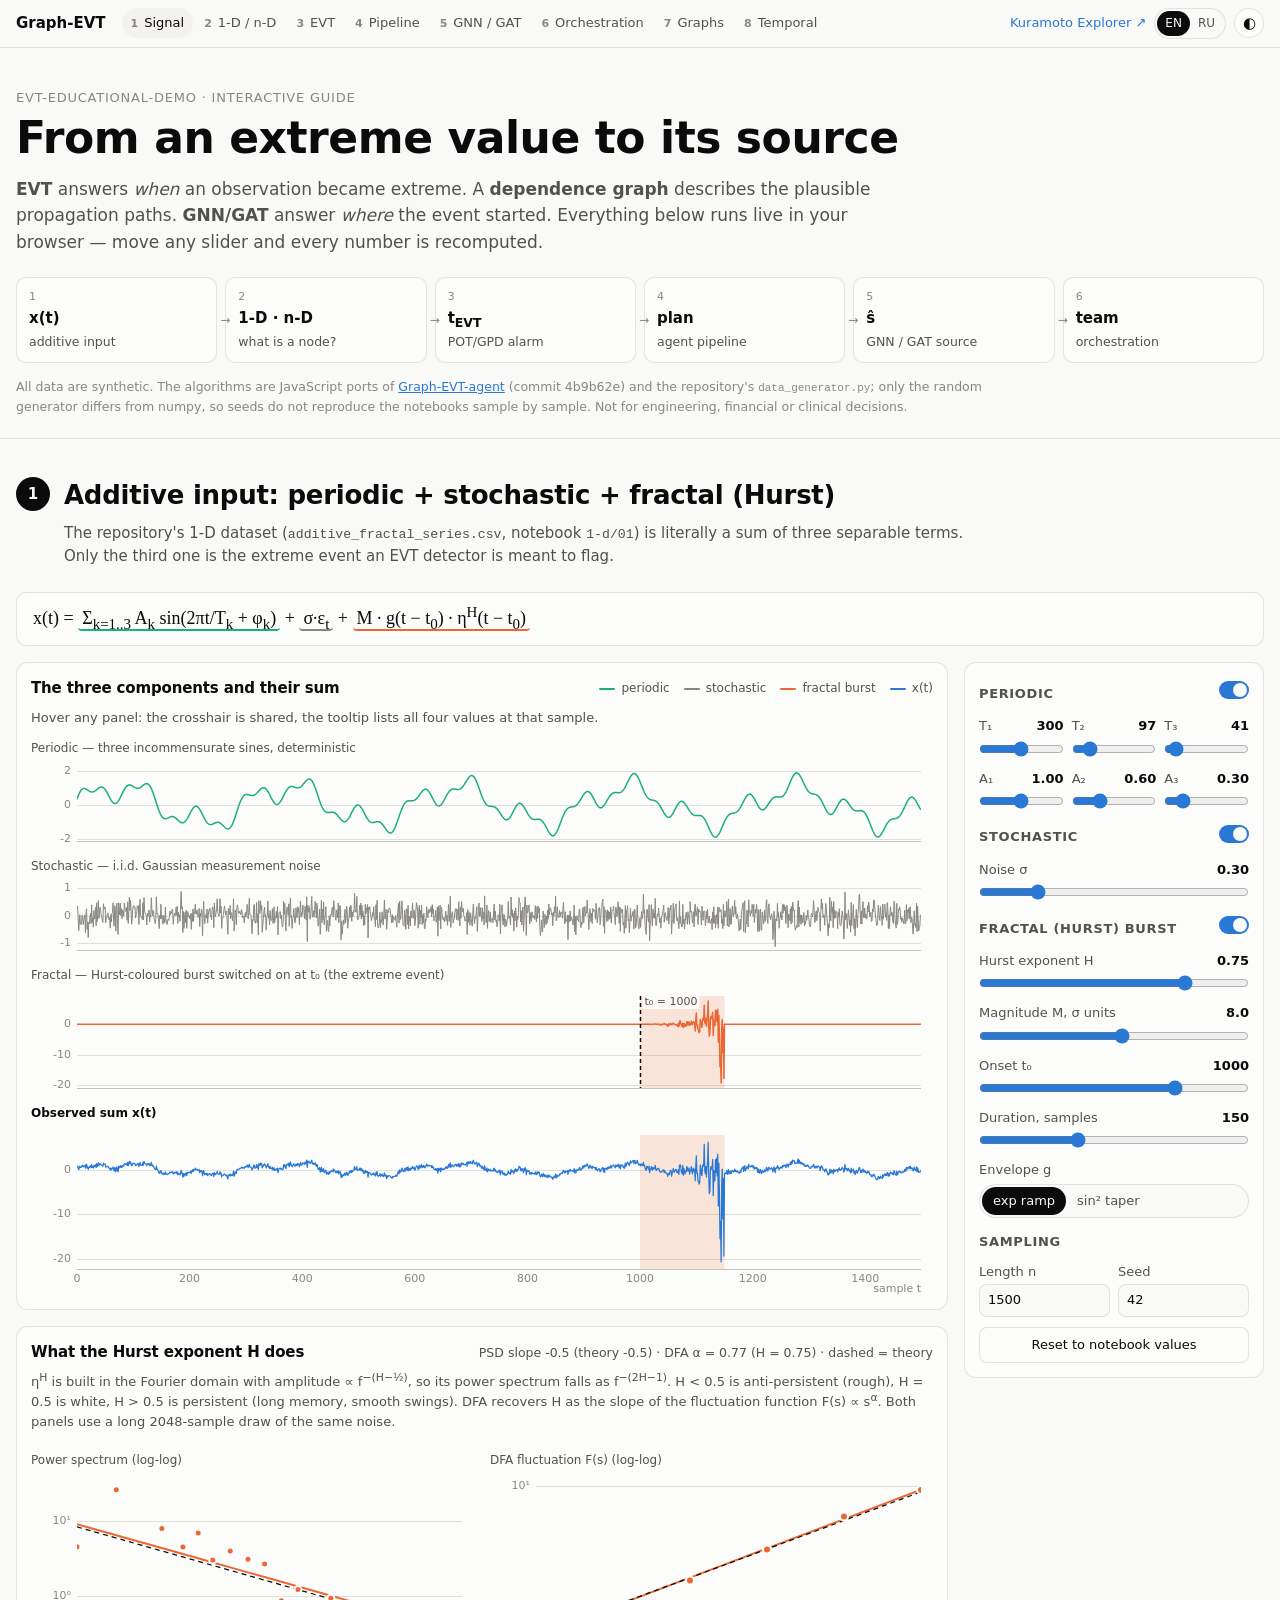
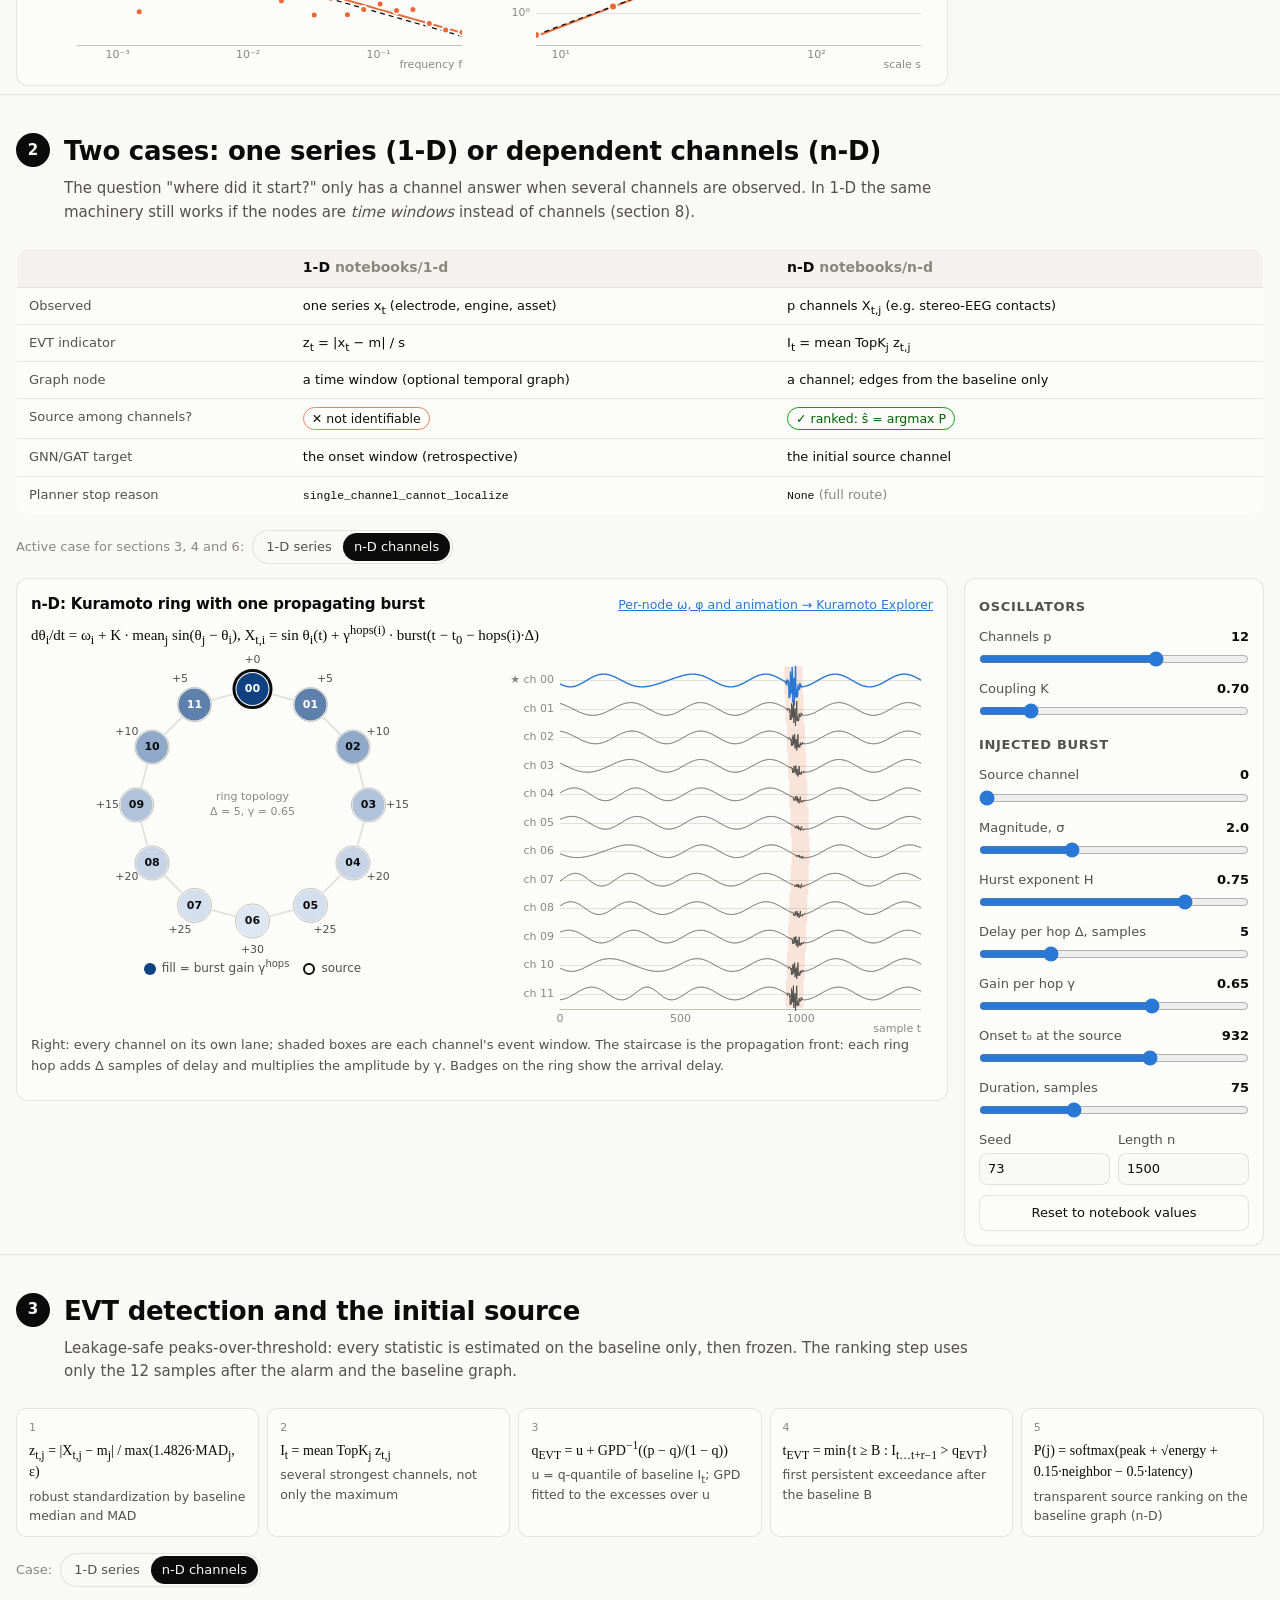
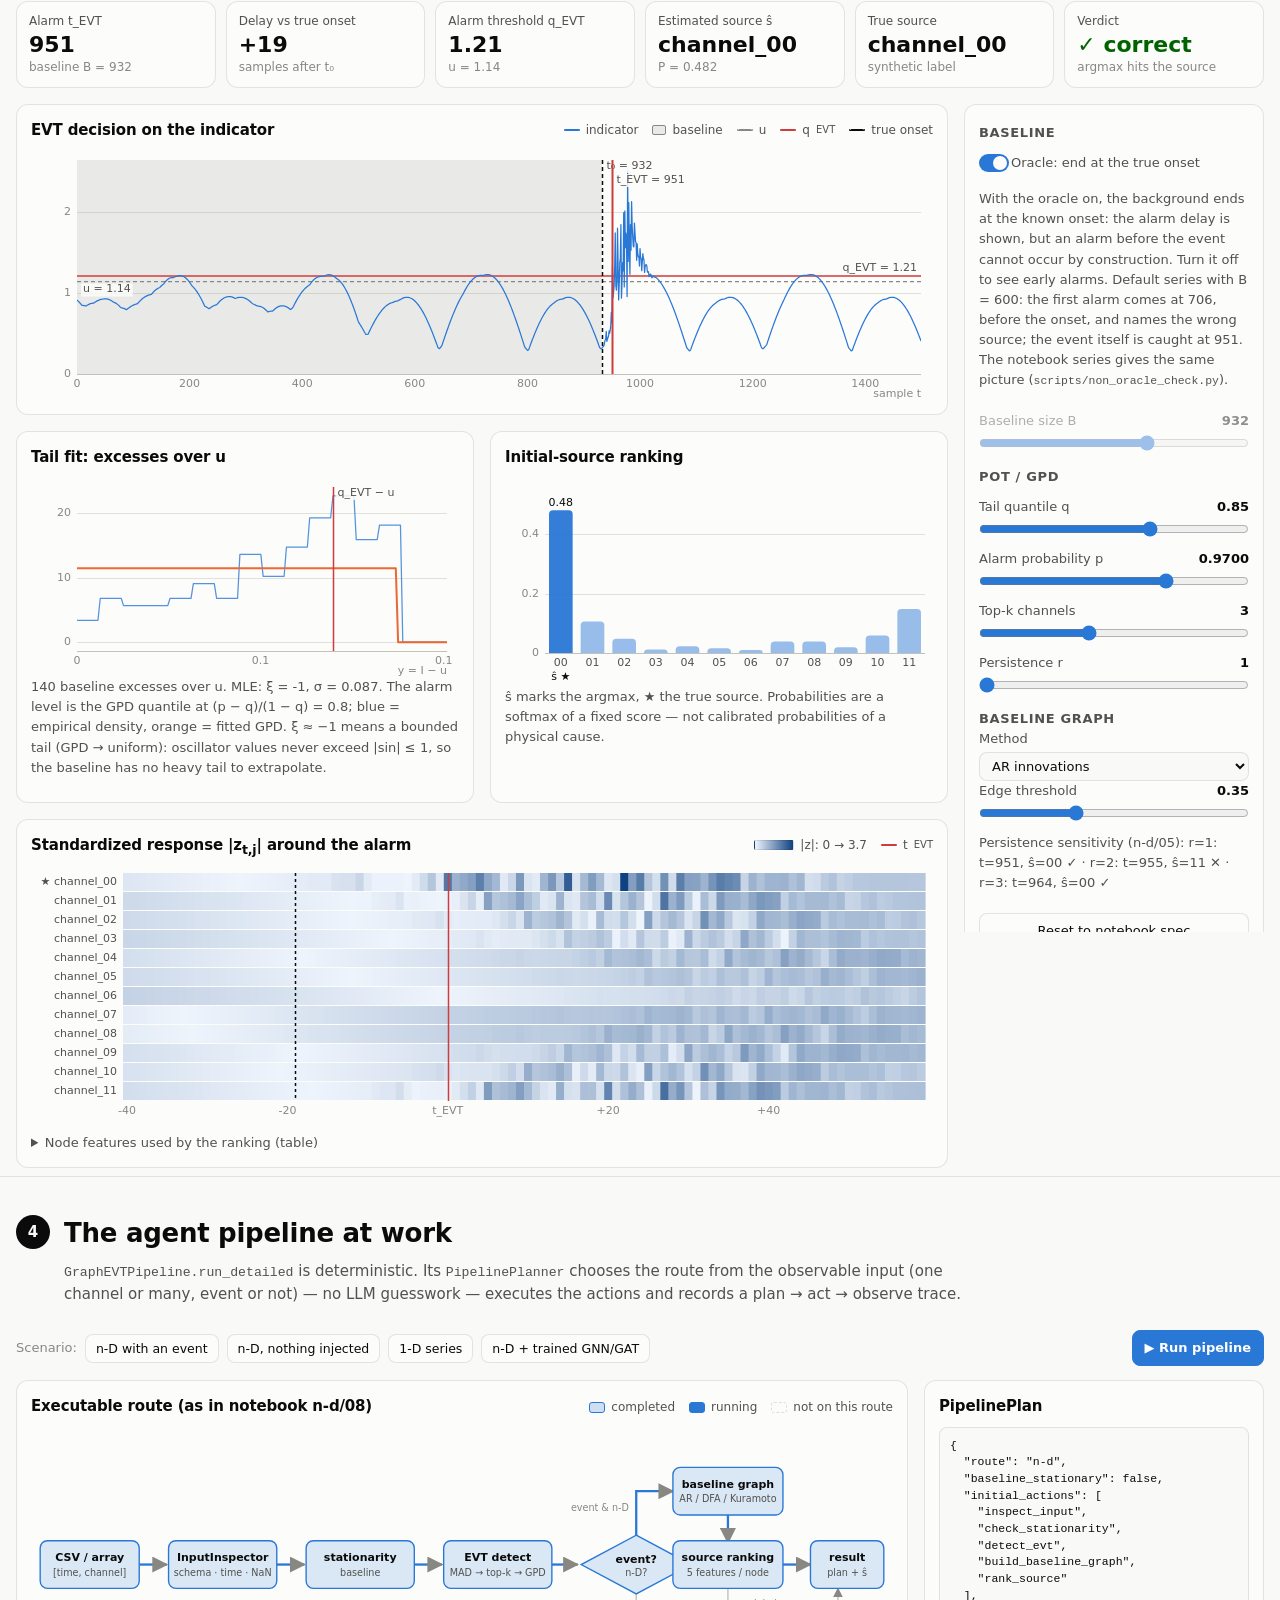
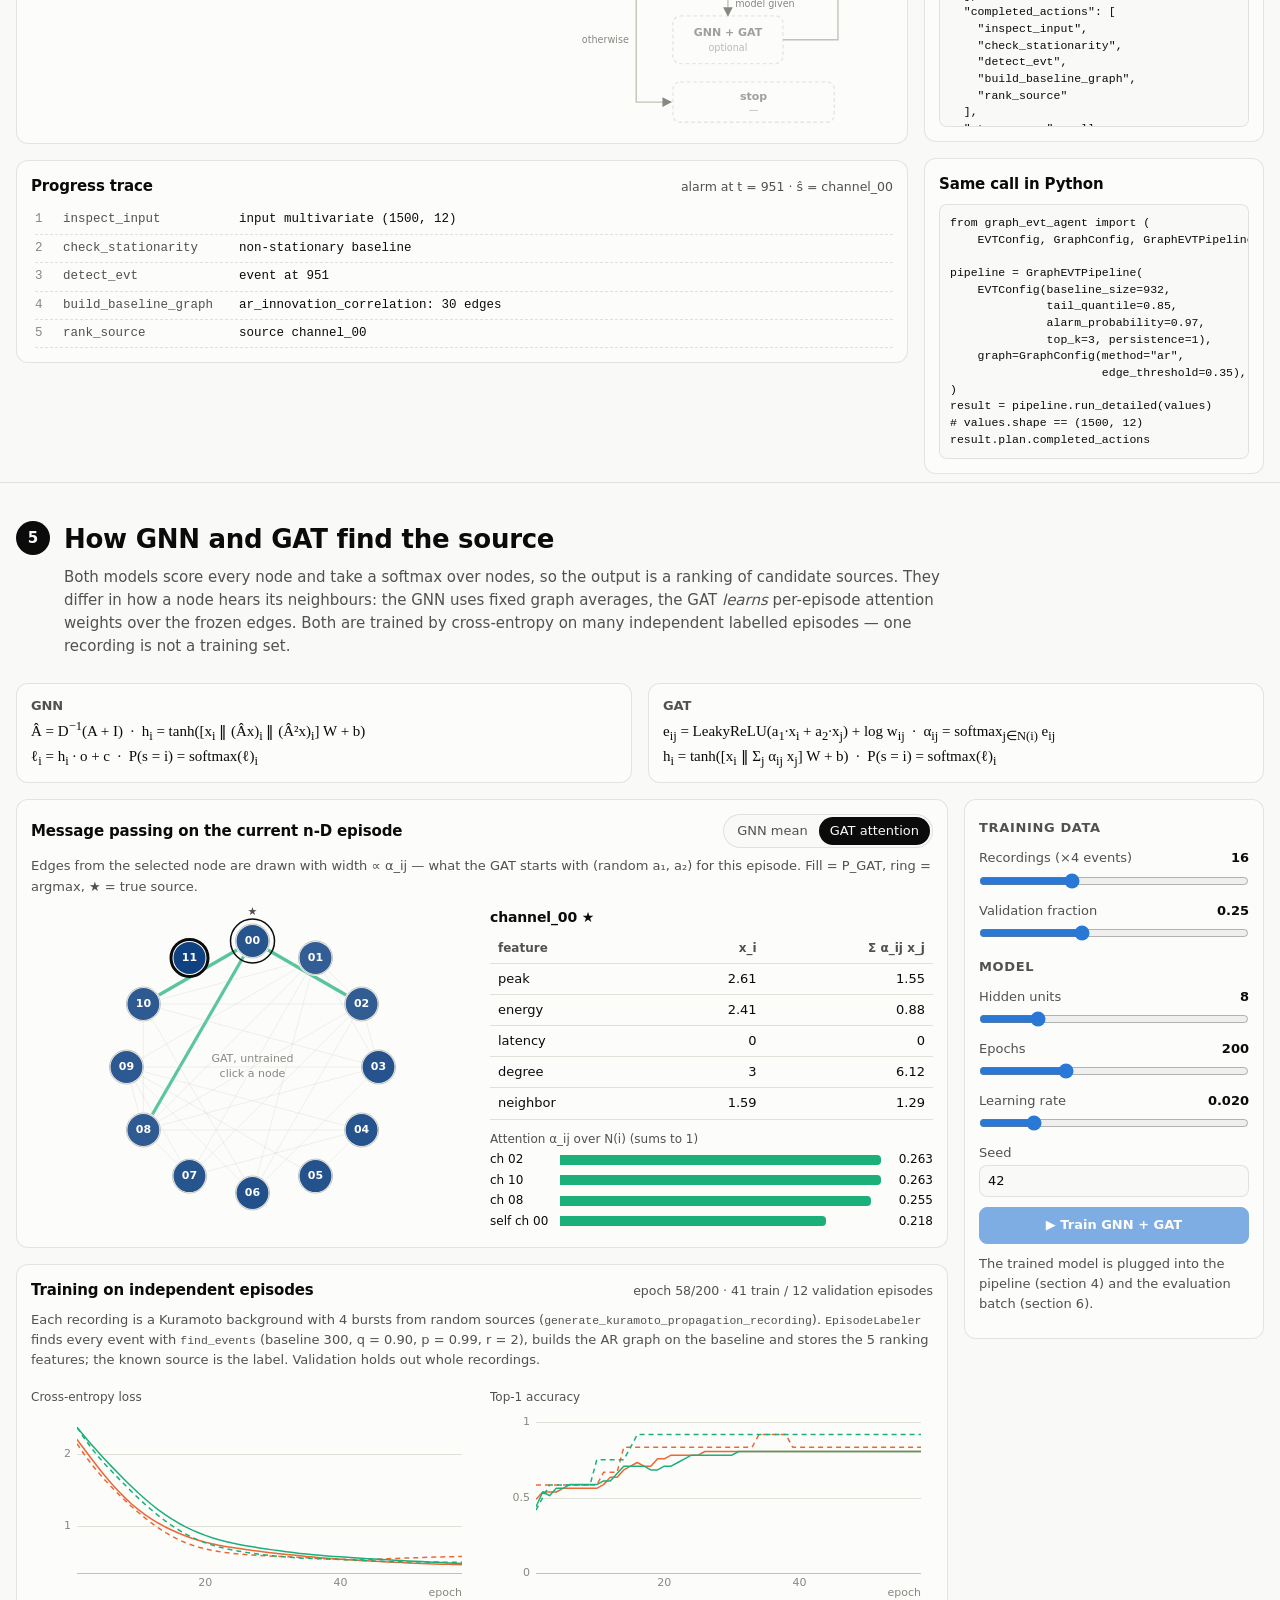
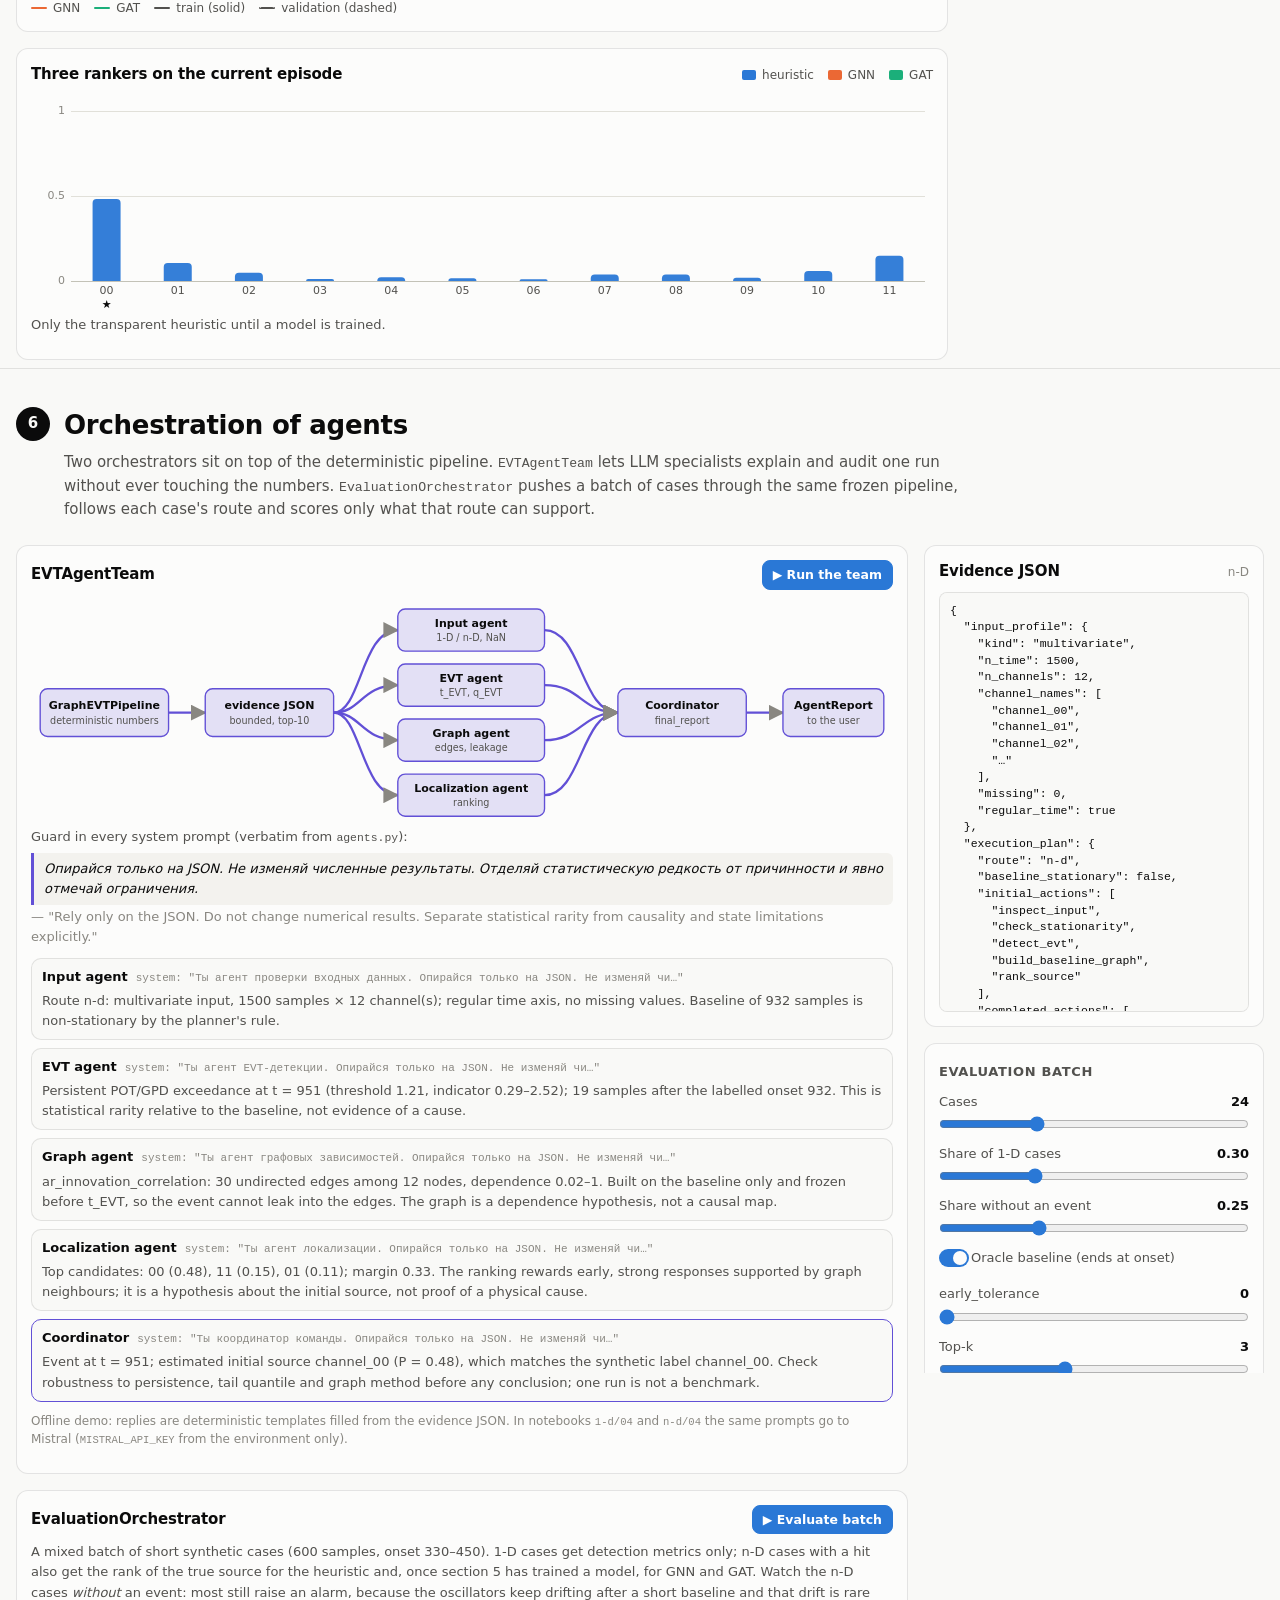
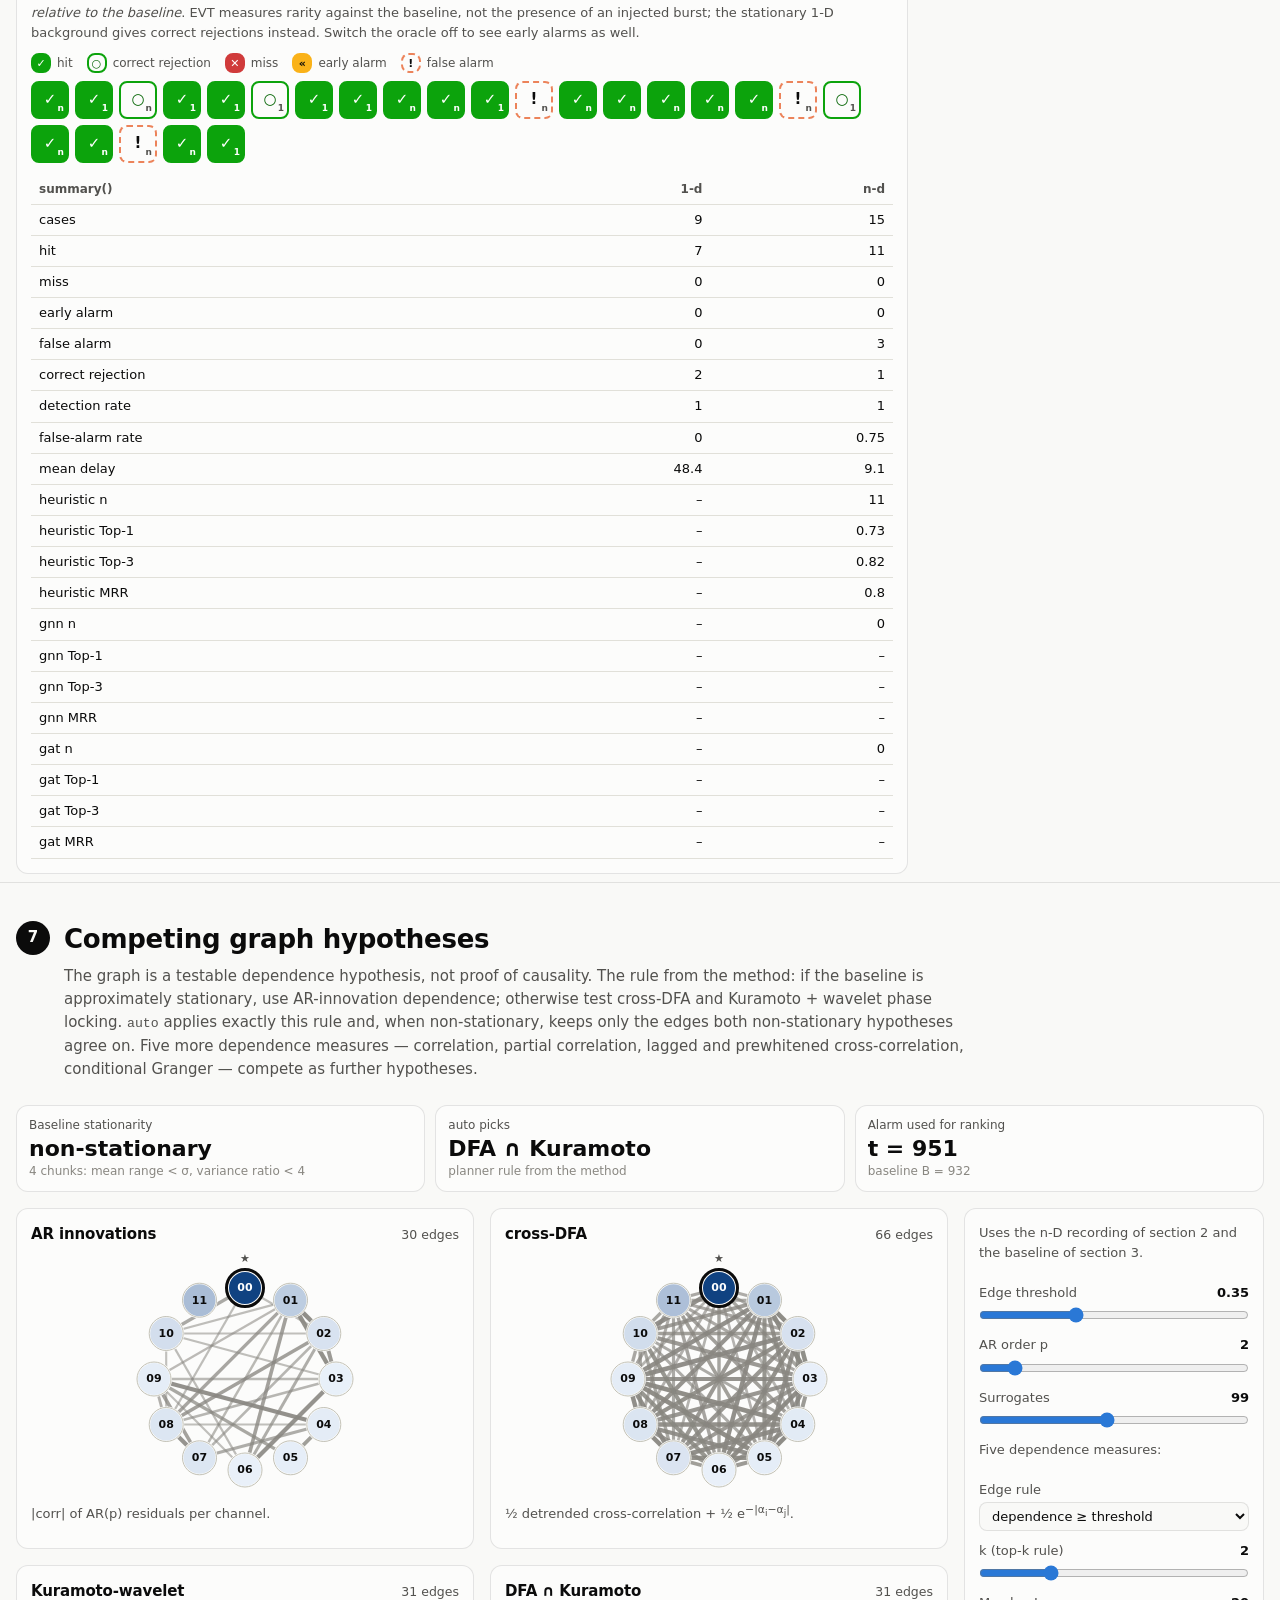
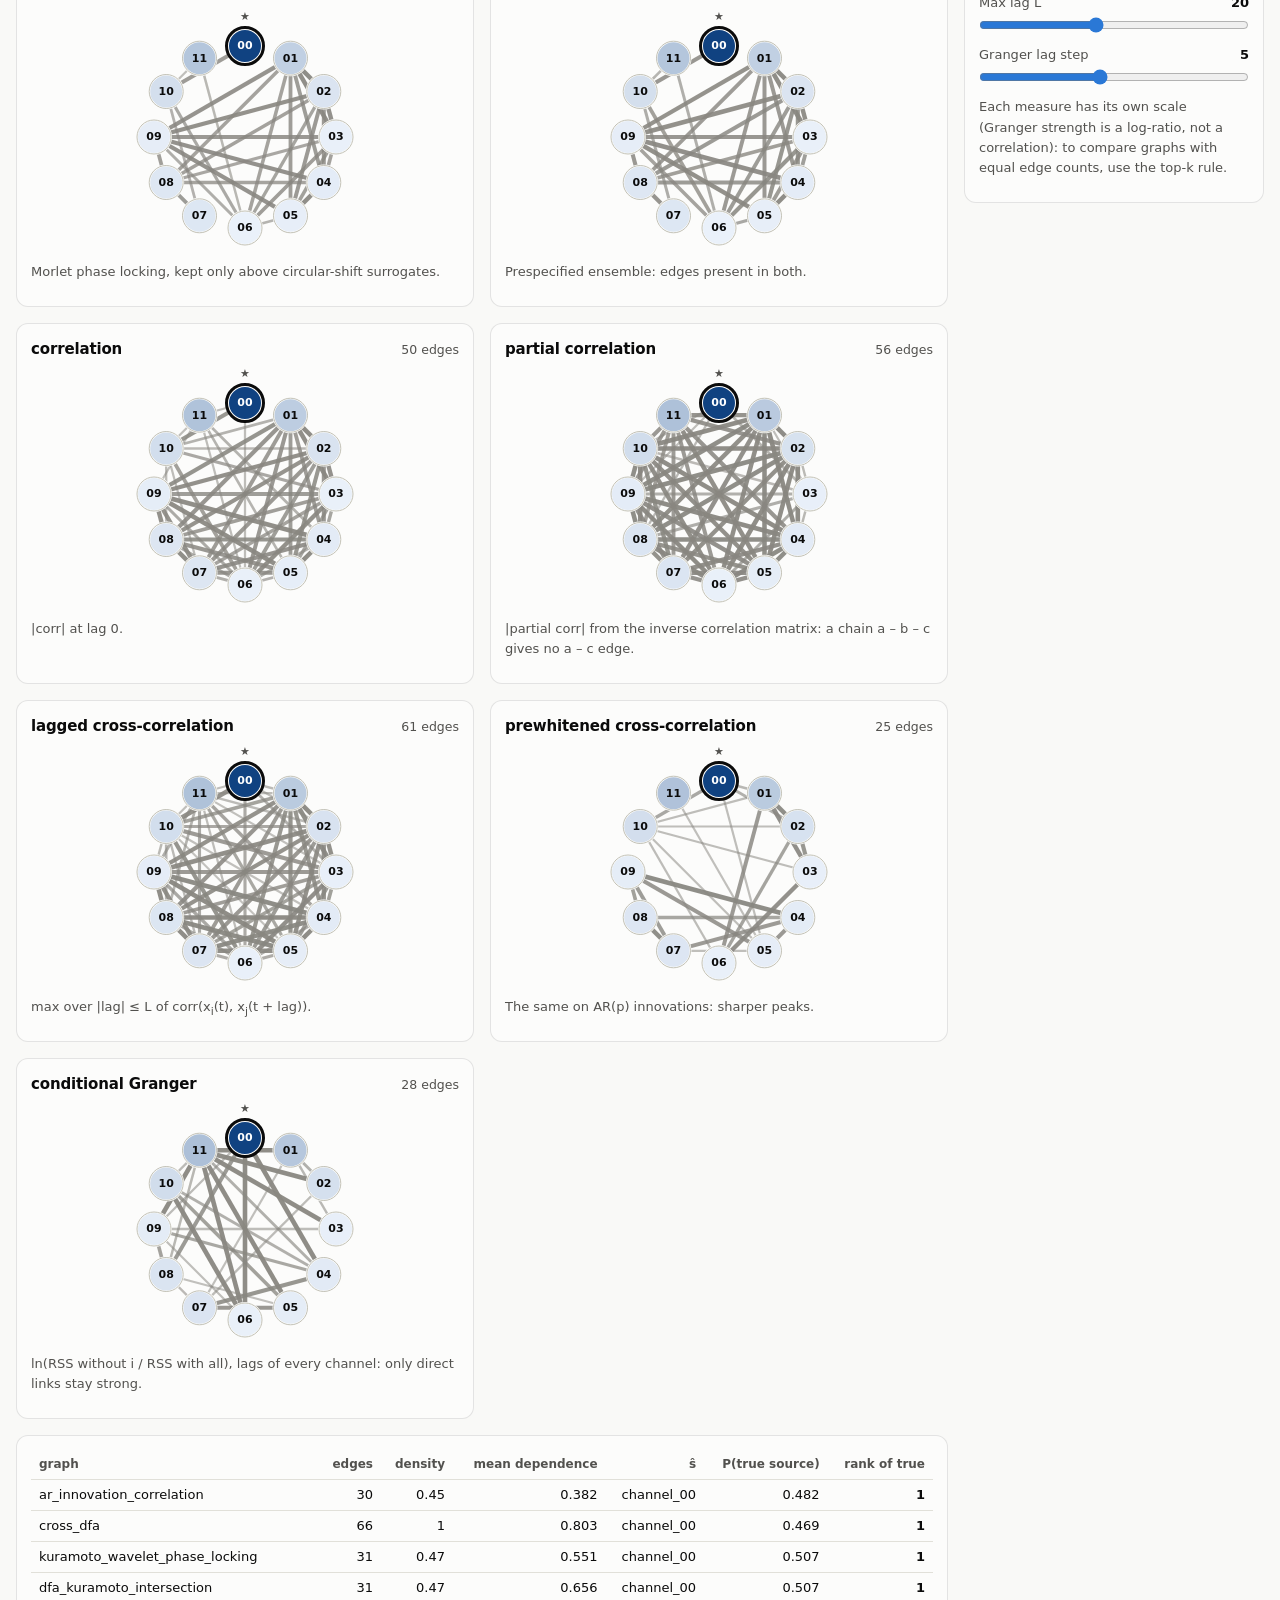
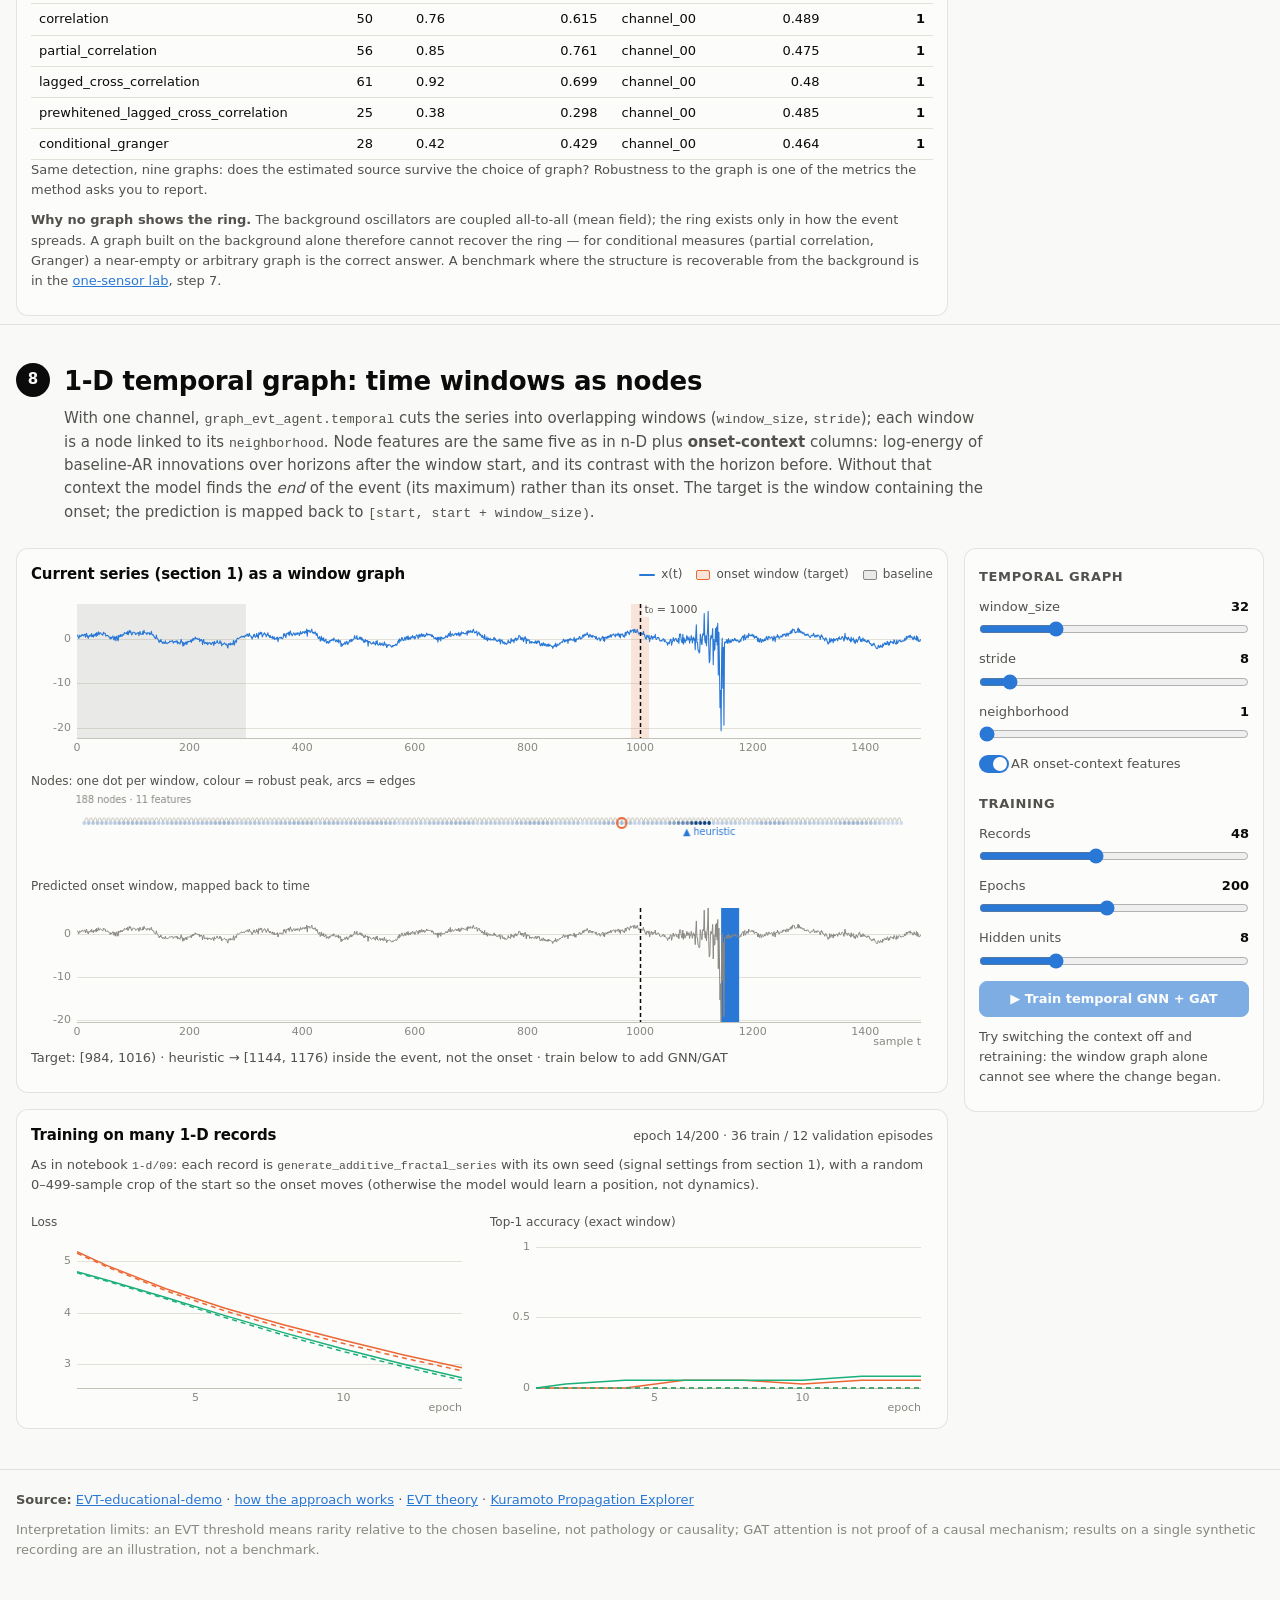
<file: site/index.html>
<!doctype html>
<html lang="en" data-lang="en">
<head>
<meta charset="utf-8">
<meta name="viewport" content="width=device-width, initial-scale=1">
<title>Graph-EVT: from extreme to source</title>
<meta name="description" content="Interactive bilingual guide to the EVT-educational-demo repository: additive Hurst signals, 1-D vs n-D cases, POT/GPD detection, source localization, the Graph-EVT agent pipeline, GNN vs GAT and agent orchestration — all computed live in the browser.">
<link rel="stylesheet" href="css/site.css">
<script>
  // Language and theme before first paint: ?lang= > saved choice > browser language.
  (function () {
    var lang = null, theme = null;
    try { lang = new URLSearchParams(location.search).get("lang"); } catch (e) {}
    try { lang = lang || localStorage.getItem("evt-lang"); theme = localStorage.getItem("evt-theme"); } catch (e) {}
    if (lang !== "ru" && lang !== "en") lang = (navigator.language || "").toLowerCase().indexOf("ru") === 0 ? "ru" : "en";
    document.documentElement.setAttribute("data-lang", lang);
    document.documentElement.setAttribute("lang", lang);
    if (theme === "light" || theme === "dark") document.documentElement.setAttribute("data-theme", theme);
  })();
</script>
</head>
<body>

<nav class="topbar" aria-label="Sections">
  <a class="brand" href="#top">Graph-EVT</a>
  <div class="toc">
    <a href="#s1"><b>1</b><span lang="en">Signal</span><span lang="ru">Сигнал</span></a>
    <a href="#s2"><b>2</b>1-D / n-D</a>
    <a href="#s3"><b>3</b>EVT</a>
    <a href="#s4"><b>4</b><span lang="en">Pipeline</span><span lang="ru">Конвейер</span></a>
    <a href="#s5"><b>5</b>GNN / GAT</a>
    <a href="#s6"><b>6</b><span lang="en">Orchestration</span><span lang="ru">Оркестрация</span></a>
    <a href="#s7"><b>7</b><span lang="en">Graphs</span><span lang="ru">Графы</span></a>
    <a href="#s8"><b>8</b><span lang="en">Temporal</span><span lang="ru">Временной</span></a>
  </div>
  <div class="nav-tools">
    <a class="explorer-link" href="kuramoto/"><span lang="en">Kuramoto Explorer</span><span lang="ru">Kuramoto Explorer</span> ↗</a>
    <div class="seg small" role="group" aria-label="Language / Язык">
      <button type="button" data-set-lang="en">EN</button><button type="button" data-set-lang="ru">RU</button>
    </div>
    <button type="button" class="icon-btn" id="theme-toggle" aria-label="Theme"><span aria-hidden="true">◐</span></button>
  </div>
</nav>

<header class="hero" id="top">
  <p class="eyebrow"><span lang="en">EVT-educational-demo · interactive guide</span><span lang="ru">EVT-educational-demo · интерактивный гид</span></p>
  <h1>
    <span lang="en">From an extreme value to its source</span>
    <span lang="ru">От экстремального значения к его источнику</span>
  </h1>
  <p class="lede" lang="en">
    <strong>EVT</strong> answers <em>when</em> an observation became extreme. A <strong>dependence graph</strong> describes
    the plausible propagation paths. <strong>GNN/GAT</strong> answer <em>where</em> the event started.
    Everything below runs live in your browser — move any slider and every number is recomputed.
  </p>
  <p class="lede" lang="ru">
    <strong>EVT</strong> отвечает на вопрос, <em>когда</em> наблюдение стало экстремальным. <strong>Граф зависимостей</strong>
    описывает допустимые пути распространения. <strong>GNN/GAT</strong> отвечают, <em>где</em> событие началось.
    Всё ниже считается прямо в браузере — двигайте любой слайдер, и все числа пересчитываются.
  </p>
  <ol class="flow-strip">
    <li><a href="#s1"><span class="k">x(t)</span><span lang="en">additive input</span><span lang="ru">аддитивный вход</span></a></li>
    <li><a href="#s2"><span class="k">1-D · n-D</span><span lang="en">what is a node?</span><span lang="ru">что такое узел?</span></a></li>
    <li><a href="#s3"><span class="k">t<sub>EVT</sub></span><span lang="en">POT/GPD alarm</span><span lang="ru">тревога POT/GPD</span></a></li>
    <li><a href="#s4"><span class="k">plan</span><span lang="en">agent pipeline</span><span lang="ru">конвейер агента</span></a></li>
    <li><a href="#s5"><span class="k">ŝ</span><span lang="en">GNN / GAT source</span><span lang="ru">источник GNN / GAT</span></a></li>
    <li><a href="#s6"><span class="k">team</span><span lang="en">orchestration</span><span lang="ru">оркестрация</span></a></li>
  </ol>
  <p class="disclaimer">
    <span lang="en">All data are synthetic. The algorithms are JavaScript ports of
      <a href="https://github.com/D2718281828nis/Graph-EVT-agent">Graph-EVT-agent</a> (commit 4b9b62e) and the repository's
      <code>data_generator.py</code>; only the random generator differs from numpy, so seeds do not reproduce the notebooks sample by sample.
      Not for engineering, financial or clinical decisions.</span>
    <span lang="ru">Все данные синтетические. Алгоритмы — JavaScript-порты
      <a href="https://github.com/D2718281828nis/Graph-EVT-agent">Graph-EVT-agent</a> (commit 4b9b62e) и
      <code>data_generator.py</code> репозитория; отличается только генератор случайных чисел (не numpy), поэтому seed не воспроизводит ноутбуки
      поотсчётно. Не для инженерных, финансовых или клинических решений.</span>
  </p>
</header>

<main>

<!-- ============================================================== 1 SIGNAL -->
<section class="sec" id="s1" data-section="s1">
  <header class="sec-head">
    <span class="num">1</span>
    <div>
      <h2><span lang="en">Additive input: periodic + stochastic + fractal (Hurst)</span><span lang="ru">Аддитивный вход: периодика + стохастика + фрактал (Хёрст)</span></h2>
      <p lang="en">The repository's 1-D dataset (<code>additive_fractal_series.csv</code>, notebook <code>1-d/01</code>) is literally a sum of three
        separable terms. Only the third one is the extreme event an EVT detector is meant to flag.</p>
      <p lang="ru">Одномерный набор репозитория (<code>additive_fractal_series.csv</code>, ноутбук <code>1-d/01</code>) — буквально сумма трёх
        разделимых слагаемых. Экстремальное событие, которое должен поймать EVT-детектор, — только третье.</p>
    </div>
  </header>
  <div class="eq-block">
    x(t) = <span class="term t-periodic">Σ<sub>k=1..3</sub> A<sub>k</sub> sin(2πt/T<sub>k</sub> + φ<sub>k</sub>)</span>
    + <span class="term t-noise">σ·ε<sub>t</sub></span>
    + <span class="term t-fractal">M · g(t − t<sub>0</sub>) · η<sup>H</sup>(t − t<sub>0</sub>)</span>
  </div>
  <div class="sec-grid">
    <div class="main">
      <div class="card">
        <div class="card-head">
          <h3><span lang="en">The three components and their sum</span><span lang="ru">Три слагаемых и их сумма</span></h3>
          <div class="legend">
            <span class="key"><span class="swatch line" style="background:var(--series-3)"></span><span lang="en">periodic</span><span lang="ru">периодика</span></span>
            <span class="key"><span class="swatch line" style="background:var(--muted)"></span><span lang="en">stochastic</span><span lang="ru">стохастика</span></span>
            <span class="key"><span class="swatch line" style="background:var(--series-2)"></span><span lang="en">fractal burst</span><span lang="ru">фрактальный всплеск</span></span>
            <span class="key"><span class="swatch line" style="background:var(--series-1)"></span>x(t)</span>
          </div>
        </div>
        <p class="hint"><span lang="en">Hover any panel: the crosshair is shared, the tooltip lists all four values at that sample.</span>
          <span lang="ru">Наведите курсор: перекрестие общее для всех панелей, подсказка показывает все четыре значения в этом отсчёте.</span></p>
        <div class="panel-label"><span lang="en">Periodic — three incommensurate sines, deterministic</span><span lang="ru">Периодика — три несоизмеримые синусоиды, детерминированно</span></div>
        <div id="p1-periodic"></div>
        <div class="panel-label"><span lang="en">Stochastic — i.i.d. Gaussian measurement noise</span><span lang="ru">Стохастика — i.i.d. гауссовский шум измерений</span></div>
        <div id="p1-noise"></div>
        <div class="panel-label"><span lang="en">Fractal — Hurst-coloured burst switched on at t₀ (the extreme event)</span><span lang="ru">Фрактал — окрашенный по Хёрсту всплеск с момента t₀ (экстремальное событие)</span></div>
        <div id="p1-fractal"></div>
        <div class="panel-label strong"><span lang="en">Observed sum x(t)</span><span lang="ru">Наблюдаемая сумма x(t)</span></div>
        <div id="p1-sum"></div>
      </div>
      <div class="card">
        <div class="card-head">
          <h3><span lang="en">What the Hurst exponent H does</span><span lang="ru">Что делает показатель Хёрста H</span></h3>
          <span class="stat" id="s1-hurst-stat"></span>
        </div>
        <p class="hint" lang="en">η<sup>H</sup> is built in the Fourier domain with amplitude ∝ f<sup>−(H−½)</sup>, so its power spectrum falls as
          f<sup>−(2H−1)</sup>. H &lt; 0.5 is anti-persistent (rough), H = 0.5 is white, H &gt; 0.5 is persistent (long memory, smooth swings).
          DFA recovers H as the slope of the fluctuation function F(s) ∝ s<sup>α</sup>. Both panels use a long 2048-sample draw of the same noise.</p>
        <p class="hint" lang="ru">η<sup>H</sup> строится в частотной области с амплитудой ∝ f<sup>−(H−½)</sup>, поэтому спектр мощности спадает как
          f<sup>−(2H−1)</sup>. H &lt; 0.5 — антиперсистентный (шероховатый) шум, H = 0.5 — белый, H &gt; 0.5 — персистентный (длинная память).
          DFA восстанавливает H как наклон флуктуационной функции F(s) ∝ s<sup>α</sup>. Обе панели — длинная реализация того же шума (2048 отсчётов).</p>
        <div class="two">
          <div>
            <div class="panel-label"><span lang="en">Power spectrum (log-log)</span><span lang="ru">Спектр мощности (log-log)</span></div>
            <div id="p1-psd"></div>
          </div>
          <div>
            <div class="panel-label"><span lang="en">DFA fluctuation F(s) (log-log)</span><span lang="ru">DFA-флуктуация F(s) (log-log)</span></div>
            <div id="p1-dfa"></div>
          </div>
        </div>
      </div>
    </div>
    <aside class="side">
      <div class="card controls">
        <div class="ctl-head"><h3><span lang="en">Periodic</span><span lang="ru">Периодика</span></h3><div class="ctl" data-k="sig.use.periodic" data-type="toggle"></div></div>
        <div class="ctl-row3">
          <div class="ctl" data-k="sig.periods.0" data-min="10" data-max="600" data-step="1" data-en="T₁" data-ru="T₁"></div>
          <div class="ctl" data-k="sig.periods.1" data-min="10" data-max="600" data-step="1" data-en="T₂" data-ru="T₂"></div>
          <div class="ctl" data-k="sig.periods.2" data-min="10" data-max="600" data-step="1" data-en="T₃" data-ru="T₃"></div>
        </div>
        <div class="ctl-row3">
          <div class="ctl" data-k="sig.amplitudes.0" data-min="0" data-max="2" data-step="0.05" data-en="A₁" data-ru="A₁"></div>
          <div class="ctl" data-k="sig.amplitudes.1" data-min="0" data-max="2" data-step="0.05" data-en="A₂" data-ru="A₂"></div>
          <div class="ctl" data-k="sig.amplitudes.2" data-min="0" data-max="2" data-step="0.05" data-en="A₃" data-ru="A₃"></div>
        </div>
        <div class="ctl-head"><h3><span lang="en">Stochastic</span><span lang="ru">Стохастика</span></h3><div class="ctl" data-k="sig.use.stochastic" data-type="toggle"></div></div>
        <div class="ctl" data-k="sig.sigma" data-min="0" data-max="1.5" data-step="0.01" data-en="Noise σ" data-ru="Шум σ"></div>
        <div class="ctl-head"><h3><span lang="en">Fractal (Hurst) burst</span><span lang="ru">Фрактальный всплеск (Хёрст)</span></h3><div class="ctl" data-k="sig.use.fractal" data-type="toggle"></div></div>
        <div class="ctl" data-k="sig.hurst" data-min="0.05" data-max="0.95" data-step="0.01" data-en="Hurst exponent H" data-ru="Показатель Хёрста H"></div>
        <div class="ctl" data-k="sig.magnitude" data-min="0" data-max="15" data-step="0.1" data-en="Magnitude M, σ units" data-ru="Амплитуда M, в σ"></div>
        <div class="ctl" data-k="sig.onset" data-min="0" data-max="1400" data-step="1" data-en="Onset t₀" data-ru="Начало t₀"></div>
        <div class="ctl" data-k="sig.duration" data-min="10" data-max="400" data-step="1" data-en="Duration, samples" data-ru="Длительность, отсчёты"></div>
        <div class="ctl" data-k="sig.envelope" data-type="seg" data-options="exp:exp ramp|exp:экспонента;sin2:sin² taper|sin2:sin²-окно" data-en="Envelope g" data-ru="Огибающая g"></div>
        <div class="ctl-head"><h3><span lang="en">Sampling</span><span lang="ru">Дискретизация</span></h3></div>
        <div class="ctl-row2">
          <div class="ctl" data-k="sig.n" data-type="number" data-min="500" data-max="3000" data-step="100" data-en="Length n" data-ru="Длина n"></div>
          <div class="ctl" data-k="sig.seed" data-type="number" data-min="0" data-max="99999" data-step="1" data-en="Seed" data-ru="Seed"></div>
        </div>
        <button type="button" class="btn" data-reset="sig"><span lang="en">Reset to notebook values</span><span lang="ru">Сбросить к значениям ноутбука</span></button>
      </div>
    </aside>
  </div>
</section>

<!-- ============================================================== 2 CASES -->
<section class="sec" id="s2" data-section="s2">
  <header class="sec-head">
    <span class="num">2</span>
    <div>
      <h2><span lang="en">Two cases: one series (1-D) or dependent channels (n-D)</span><span lang="ru">Два случая: один ряд (1-D) или зависимые каналы (n-D)</span></h2>
      <p lang="en">The question "where did it start?" only has a channel answer when several channels are observed. In 1-D the same machinery still works
        if the nodes are <em>time windows</em> instead of channels (section 8).</p>
      <p lang="ru">Вопрос «где началось?» имеет ответ в виде канала, только если наблюдаются несколько каналов. В 1-D та же машинерия работает,
        если узлами сделать <em>временные окна</em>, а не каналы (раздел 8).</p>
    </div>
  </header>
  <div class="table-wrap">
    <table class="compare">
      <thead><tr><th></th><th>1-D <span class="muted">notebooks/1-d</span></th><th>n-D <span class="muted">notebooks/n-d</span></th></tr></thead>
      <tbody>
        <tr><th><span lang="en">Observed</span><span lang="ru">Наблюдается</span></th>
          <td><span lang="en">one series x<sub>t</sub> (electrode, engine, asset)</span><span lang="ru">один ряд x<sub>t</sub> (электрод, двигатель, актив)</span></td>
          <td><span lang="en">p channels X<sub>t,j</sub> (e.g. stereo-EEG contacts)</span><span lang="ru">p каналов X<sub>t,j</sub> (напр. контакты стерео-ЭЭГ)</span></td></tr>
        <tr><th><span lang="en">EVT indicator</span><span lang="ru">EVT-индикатор</span></th>
          <td>z<sub>t</sub> = |x<sub>t</sub> − m| / s</td>
          <td>I<sub>t</sub> = mean TopK<sub>j</sub> z<sub>t,j</sub></td></tr>
        <tr><th><span lang="en">Graph node</span><span lang="ru">Узел графа</span></th>
          <td><span lang="en">a time window (optional temporal graph)</span><span lang="ru">временное окно (опциональный временной граф)</span></td>
          <td><span lang="en">a channel; edges from the baseline only</span><span lang="ru">канал; рёбра — только по фону</span></td></tr>
        <tr><th><span lang="en">Source among channels?</span><span lang="ru">Источник среди каналов?</span></th>
          <td><span class="badge serious">✕ <span lang="en">not identifiable</span><span lang="ru">не идентифицируем</span></span></td>
          <td><span class="badge good">✓ <span lang="en">ranked: ŝ = argmax P</span><span lang="ru">ранжируется: ŝ = argmax P</span></span></td></tr>
        <tr><th><span lang="en">GNN/GAT target</span><span lang="ru">Цель GNN/GAT</span></th>
          <td><span lang="en">the onset window (retrospective)</span><span lang="ru">окно начала события (ретроспективно)</span></td>
          <td><span lang="en">the initial source channel</span><span lang="ru">начальный канал-источник</span></td></tr>
        <tr><th><span lang="en">Planner stop reason</span><span lang="ru">Причина остановки планировщика</span></th>
          <td><code>single_channel_cannot_localize</code></td>
          <td><code>None</code> <span class="muted">(<span lang="en">full route</span><span lang="ru">полный маршрут</span>)</span></td></tr>
      </tbody>
    </table>
  </div>
  <div class="case-switch">
    <span class="muted"><span lang="en">Active case for sections 3, 4 and 6:</span><span lang="ru">Активный случай для разделов 3, 4 и 6:</span></span>
    <div class="ctl" data-k="case" data-type="seg" data-options="1d:1-D series|1d:1-D ряд;nd:n-D channels|nd:n-D каналы"></div>
  </div>
  <div class="sec-grid" data-case-view="1d">
    <div class="main">
      <div class="card">
        <div class="card-head">
          <h3><span lang="en">1-D: the series from section 1</span><span lang="ru">1-D: ряд из раздела 1</span></h3>
          <div class="legend">
            <span class="key"><span class="swatch line" style="background:var(--series-1)"></span>x(t)</span>
            <span class="key"><span class="swatch band"></span><span lang="en">true event window</span><span lang="ru">истинное окно события</span></span>
          </div>
        </div>
        <div id="p2-1d"></div>
        <div class="note-grid">
          <div class="note good"><b><span lang="en">EVT can report</span><span lang="ru">EVT может сообщить</span></b>
            <span lang="en">detection time t<sub>EVT</sub>, the extreme magnitude, tail probability and return level.</span>
            <span lang="ru">момент детекции t<sub>EVT</sub>, величину экстремума, хвостовую вероятность и возвратный уровень.</span></div>
          <div class="note serious"><b><span lang="en">EVT cannot report</span><span lang="ru">EVT не может сообщить</span></b>
            <span lang="en">which channel is the source: one channel cannot be told apart from propagation out of an unobserved system.</span>
            <span lang="ru">какой канал — источник: один канал нельзя отличить от распространения из ненаблюдаемой системы.</span></div>
          <div class="note"><b><span lang="en">Way out</span><span lang="ru">Выход</span></b>
            <span lang="en">cut the series into windows, make each window a node, and train GNN/GAT to find the <em>onset window</em> → <a href="#s8">section 8</a>.</span>
            <span lang="ru">нарезать ряд на окна, сделать окно узлом и обучить GNN/GAT находить <em>окно начала</em> → <a href="#s8">раздел 8</a>.</span></div>
        </div>
      </div>
    </div>
    <aside class="side">
      <div class="card controls">
        <p class="hint"><span lang="en">The 1-D series is controlled in <a href="#s1">section 1</a>.</span><span lang="ru">Одномерный ряд настраивается в <a href="#s1">разделе 1</a>.</span></p>
      </div>
    </aside>
  </div>
  <div class="sec-grid" data-case-view="nd">
    <div class="main">
      <div class="card">
        <div class="card-head">
          <h3><span lang="en">n-D: Kuramoto ring with one propagating burst</span><span lang="ru">n-D: кольцо Курамото с одним распространяющимся всплеском</span></h3>
          <a class="small-link" href="kuramoto/"><span lang="en">Per-node ω, φ and animation → Kuramoto Explorer</span><span lang="ru">ω, φ каждого узла и анимация → Kuramoto Explorer</span></a>
        </div>
        <p class="eq-inline">dθ<sub>i</sub>/dt = ω<sub>i</sub> + K · mean<sub>j</sub> sin(θ<sub>j</sub> − θ<sub>i</sub>),
          X<sub>t,i</sub> = sin θ<sub>i</sub>(t) + γ<sup>hops(i)</sup> · burst(t − t<sub>0</sub> − hops(i)·Δ)</p>
        <div class="two ring-lanes">
          <div>
            <div id="p2-ring"></div>
            <div class="legend center">
              <span class="key"><span class="swatch dot" style="background:var(--seq-hi)"></span><span lang="en">fill = burst gain γ<sup>hops</sup></span><span lang="ru">заливка = усиление γ<sup>hops</sup></span></span>
              <span class="key"><span class="swatch ring"></span><span lang="en">source</span><span lang="ru">источник</span></span>
            </div>
          </div>
          <div>
            <div id="p2-lanes"></div>
          </div>
        </div>
        <p class="hint"><span lang="en">Right: every channel on its own lane; shaded boxes are each channel's event window. The staircase is the propagation front:
          each ring hop adds Δ samples of delay and multiplies the amplitude by γ. Badges on the ring show the arrival delay.</span>
          <span lang="ru">Справа: каждый канал на своей дорожке; закрашены окна события каждого канала. «Лестница» — фронт распространения:
          каждый хоп по кольцу добавляет Δ отсчётов задержки и умножает амплитуду на γ. Подписи на кольце — задержка прихода.</span></p>
      </div>
    </div>
    <aside class="side">
      <div class="card controls">
        <div class="ctl-head"><h3><span lang="en">Oscillators</span><span lang="ru">Осцилляторы</span></h3></div>
        <div class="ctl" data-k="nd.p" data-min="4" data-max="16" data-step="1" data-en="Channels p" data-ru="Каналы p"></div>
        <div class="ctl" data-k="nd.coupling" data-min="0" data-max="4" data-step="0.05" data-en="Coupling K" data-ru="Связь K"></div>
        <div class="ctl-head"><h3><span lang="en">Injected burst</span><span lang="ru">Впрыснутый всплеск</span></h3></div>
        <div class="ctl" data-k="nd.source" data-min="0" data-max="15" data-step="1" data-en="Source channel" data-ru="Канал-источник"></div>
        <div class="ctl" data-k="nd.magnitude" data-min="0" data-max="6" data-step="0.1" data-en="Magnitude, σ" data-ru="Амплитуда, σ"></div>
        <div class="ctl" data-k="nd.hurst" data-min="0.05" data-max="0.95" data-step="0.01" data-en="Hurst exponent H" data-ru="Показатель Хёрста H"></div>
        <div class="ctl" data-k="nd.delay" data-min="0" data-max="20" data-step="1" data-en="Delay per hop Δ, samples" data-ru="Задержка на хоп Δ, отсчёты"></div>
        <div class="ctl" data-k="nd.decay" data-min="0" data-max="1" data-step="0.01" data-en="Gain per hop γ" data-ru="Усиление на хоп γ"></div>
        <div class="ctl" data-k="nd.onset" data-min="100" data-max="1300" data-step="1" data-en="Onset t₀ at the source" data-ru="Начало t₀ на источнике"></div>
        <div class="ctl" data-k="nd.duration" data-min="10" data-max="200" data-step="1" data-en="Duration, samples" data-ru="Длительность, отсчёты"></div>
        <div class="ctl-row2">
          <div class="ctl" data-k="nd.seed" data-type="number" data-min="0" data-max="99999" data-step="1" data-en="Seed" data-ru="Seed"></div>
          <div class="ctl" data-k="nd.n" data-type="number" data-min="600" data-max="3000" data-step="100" data-en="Length n" data-ru="Длина n"></div>
        </div>
        <button type="button" class="btn" data-reset="nd"><span lang="en">Reset to notebook values</span><span lang="ru">Сбросить к значениям ноутбука</span></button>
      </div>
    </aside>
  </div>
</section>

<!-- ============================================================== 3 EVT -->
<section class="sec" id="s3" data-section="s3">
  <header class="sec-head">
    <span class="num">3</span>
    <div>
      <h2><span lang="en">EVT detection and the initial source</span><span lang="ru">EVT-детекция и начальный источник</span></h2>
      <p lang="en">Leakage-safe peaks-over-threshold: every statistic is estimated on the baseline only, then frozen. The ranking step uses only the
        12 samples after the alarm and the baseline graph.</p>
      <p lang="ru">Peaks-over-threshold без утечки: все статистики оцениваются только по фону и затем фиксируются. Ранжирование использует лишь
        12 отсчётов после тревоги и граф, построенный по фону.</p>
    </div>
  </header>
  <ol class="steps">
    <li><b>z<sub>t,j</sub> = |X<sub>t,j</sub> − m<sub>j</sub>| / max(1.4826·MAD<sub>j</sub>, ε)</b>
      <span lang="en">robust standardization by baseline median and MAD</span><span lang="ru">робастная стандартизация медианой и MAD фона</span></li>
    <li><b>I<sub>t</sub> = mean TopK<sub>j</sub> z<sub>t,j</sub></b>
      <span lang="en">several strongest channels, not only the maximum</span><span lang="ru">несколько сильнейших каналов, а не только максимум</span></li>
    <li><b>q<sub>EVT</sub> = u + GPD<sup>−1</sup>((p − q)/(1 − q))</b>
      <span lang="en">u = q-quantile of baseline I<sub>t</sub>; GPD fitted to the excesses over u</span><span lang="ru">u — q-квантиль фонового I<sub>t</sub>; GPD подгоняется к превышениям над u</span></li>
    <li><b>t<sub>EVT</sub> = min{t ≥ B : I<sub>t…t+r−1</sub> &gt; q<sub>EVT</sub>}</b>
      <span lang="en">first persistent exceedance after the baseline B</span><span lang="ru">первое устойчивое превышение после фона B</span></li>
    <li><b>P(j) = softmax(peak + √energy + 0.15·neighbor − 0.5·latency)</b>
      <span lang="en">transparent source ranking on the baseline graph (n-D)</span><span lang="ru">прозрачное ранжирование источника по фоновому графу (n-D)</span></li>
  </ol>
  <div class="case-switch">
    <span class="muted"><span lang="en">Case:</span><span lang="ru">Случай:</span></span>
    <div class="ctl" data-k="case" data-type="seg" data-options="1d:1-D series|1d:1-D ряд;nd:n-D channels|nd:n-D каналы"></div>
  </div>
  <div class="tiles" id="s3-tiles"></div>
  <div class="sec-grid">
    <div class="main">
      <div class="card">
        <div class="card-head">
          <h3><span lang="en">EVT decision on the indicator</span><span lang="ru">Решение EVT по индикатору</span></h3>
          <div class="legend">
            <span class="key"><span class="swatch line" style="background:var(--series-1)"></span><span lang="en">indicator</span><span lang="ru">индикатор</span></span>
            <span class="key"><span class="swatch band neutral"></span><span lang="en">baseline</span><span lang="ru">фон</span></span>
            <span class="key"><span class="swatch line dashed" style="border-color:var(--muted)"></span>u</span>
            <span class="key"><span class="swatch line" style="background:var(--critical)"></span>q<sub>EVT</sub></span>
            <span class="key"><span class="swatch line dashed" style="border-color:var(--ink)"></span><span lang="en">true onset</span><span lang="ru">истинное начало</span></span>
          </div>
        </div>
        <div id="p3-indicator"></div>
      </div>
      <div class="two">
        <div class="card">
          <div class="card-head"><h3><span lang="en">Tail fit: excesses over u</span><span lang="ru">Подгонка хвоста: превышения над u</span></h3></div>
          <div id="p3-gpd"></div>
          <p class="hint" id="s3-gpd-text"></p>
        </div>
        <div class="card" data-only="nd">
          <div class="card-head"><h3><span lang="en">Initial-source ranking</span><span lang="ru">Ранжирование начального источника</span></h3></div>
          <div id="p3-rank"></div>
          <p class="hint"><span lang="en">ŝ marks the argmax, ★ the true source. Probabilities are a softmax of a fixed score — not calibrated probabilities of a physical cause.</span>
            <span lang="ru">ŝ — argmax, ★ — истинный источник. Вероятности — softmax фиксированного скора, а не калиброванная вероятность физической причины.</span></p>
        </div>
        <div class="card" data-only="1d">
          <div class="card-head"><h3><span lang="en">Source ranking</span><span lang="ru">Ранжирование источника</span></h3></div>
          <div class="stop-card">
            <code>stop_reason = "single_channel_cannot_localize"</code>
            <p lang="en">With one channel the planner stops after detection: there is nothing to rank among. The onset <em>window</em> can still be
              localized by a temporal graph — <a href="#s8">section 8</a>.</p>
            <p lang="ru">С одним каналом планировщик останавливается после детекции: ранжировать не среди чего. <em>Окно</em> начала всё же можно
              локализовать временным графом — <a href="#s8">раздел 8</a>.</p>
          </div>
        </div>
      </div>
      <div class="card" data-only="nd">
        <div class="card-head">
          <h3><span lang="en">Standardized response |z<sub>t,j</sub>| around the alarm</span><span lang="ru">Стандартизованный отклик |z<sub>t,j</sub>| вокруг тревоги</span></h3>
          <div class="legend"><span class="key"><span class="swatch grad-seq"></span><span id="s3-heat-scale">|z|</span></span><span class="key"><span class="swatch line" style="background:var(--critical)"></span>t<sub>EVT</sub></span></div>
        </div>
        <div id="p3-heat"></div>
        <details class="table-view">
          <summary><span lang="en">Node features used by the ranking (table)</span><span lang="ru">Признаки узлов для ранжирования (таблица)</span></summary>
          <div class="table-wrap"><table id="s3-features" class="data"></table></div>
        </details>
      </div>
    </div>
    <aside class="side">
      <div class="card controls">
        <div class="ctl-head"><h3><span lang="en">Baseline</span><span lang="ru">Фон (baseline)</span></h3></div>
        <div class="ctl" data-k="@evt.oracle" data-type="toggle" data-en="Oracle: end at the true onset" data-ru="Oracle: до истинного начала"></div>
        <p class="hint"><span lang="en">With the oracle on, the background ends at the known onset: the alarm delay is shown, but an alarm before the event cannot occur by construction. Turn it off to see early alarms.</span>
          <span lang="ru">С включённым oracle фон кончается на известном начале: видна задержка тревоги, но тревога до события невозможна по построению. Выключите его, чтобы увидеть ранние тревоги.</span>
          <span data-only="nd"><span lang="en">Default series with B = 600: the first alarm comes at 706, before the onset, and names the wrong source; the event itself is caught at 951. The notebook series gives the same picture (<code>scripts/non_oracle_check.py</code>).</span>
          <span lang="ru">Ряд по умолчанию при B = 600: первая тревога — на 706-м отсчёте, до начала, и с неверным источником; само событие поймано на 951-м. Ряд ноутбука даёт ту же картину (<code>scripts/non_oracle_check.py</code>).</span></span></p>
        <div class="ctl" data-k="@evt.baseline" data-min="50" data-max="1400" data-step="1" data-en="Baseline size B" data-ru="Размер фона B"></div>
        <div class="ctl-head"><h3>POT / GPD</h3></div>
        <div class="ctl" data-k="@evt.tailQuantile" data-min="0.6" data-max="0.99" data-step="0.01" data-en="Tail quantile q" data-ru="Квантиль хвоста q"></div>
        <div class="ctl" data-k="@evt.alarmProbability" data-min="0.9" data-max="0.9995" data-step="0.0005" data-en="Alarm probability p" data-ru="Вероятность тревоги p"></div>
        <div class="ctl" data-k="@evt.topK" data-min="1" data-max="6" data-step="1" data-en="Top-k channels" data-ru="Top-k каналов" data-only="nd"></div>
        <div class="ctl" data-k="@evt.persistence" data-min="1" data-max="6" data-step="1" data-en="Persistence r" data-ru="Устойчивость r"></div>
        <div data-only="nd">
          <div class="ctl-head"><h3><span lang="en">Baseline graph</span><span lang="ru">Граф по фону</span></h3></div>
          <div class="ctl" data-k="graph.method" data-type="select" data-options="ar:AR innovations|ar:AR-инновации;dfa:cross-DFA|dfa:cross-DFA;kuramoto:Kuramoto-wavelet|kuramoto:Курамото-вейвлет;ensemble:DFA ∩ Kuramoto|ensemble:DFA ∩ Курамото;corr:correlation|corr:корреляция;partial:partial correlation|partial:частная корреляция;xcorr:lagged cross-correlation|xcorr:лаговая кросс-корреляция;pwxcorr:prewhitened cross-correlation|pwxcorr:выбеленная кросс-корреляция;granger:conditional Granger|granger:условная причинность по Грейнджеру;auto:auto (planner rule)|auto:auto (правило планировщика)" data-en="Method" data-ru="Метод"></div>
          <div class="ctl" data-k="graph.edgeThreshold" data-min="0" data-max="1" data-step="0.01" data-en="Edge threshold" data-ru="Порог ребра"></div>
        </div>
        <p class="hint" id="s3-spec-note"></p>
        <button type="button" class="btn" data-reset="evt"><span lang="en">Reset to notebook spec</span><span lang="ru">Сбросить к спецификации ноутбука</span></button>
      </div>
    </aside>
  </div>
</section>

<!-- ============================================================== 4 PIPELINE -->
<section class="sec" id="s4" data-section="s4">
  <header class="sec-head">
    <span class="num">4</span>
    <div>
      <h2><span lang="en">The agent pipeline at work</span><span lang="ru">Конвейер агента в работе</span></h2>
      <p lang="en"><code>GraphEVTPipeline.run_detailed</code> is deterministic. Its <code>PipelinePlanner</code> chooses the route from the observable
        input (one channel or many, event or not) — no LLM guesswork — executes the actions and records a plan → act → observe trace.</p>
      <p lang="ru"><code>GraphEVTPipeline.run_detailed</code> детерминирован. <code>PipelinePlanner</code> выбирает маршрут по наблюдаемому входу
        (один канал или много, есть событие или нет) — без догадок LLM — выполняет действия и записывает трассу plan → act → observe.</p>
    </div>
  </header>
  <div class="scenario-row">
    <span class="muted"><span lang="en">Scenario:</span><span lang="ru">Сценарий:</span></span>
    <button type="button" class="btn small" data-scenario="nd"><span lang="en">n-D with an event</span><span lang="ru">n-D с событием</span></button>
    <button type="button" class="btn small" data-scenario="nd-none"><span lang="en">n-D, nothing injected</span><span lang="ru">n-D, без впрыска</span></button>
    <button type="button" class="btn small" data-scenario="1d"><span lang="en">1-D series</span><span lang="ru">1-D ряд</span></button>
    <button type="button" class="btn small" data-scenario="nd-model"><span lang="en">n-D + trained GNN/GAT</span><span lang="ru">n-D + обученные GNN/GAT</span></button>
    <span class="spacer"></span>
    <button type="button" class="btn primary" id="s4-run">▶ <span lang="en">Run pipeline</span><span lang="ru">Запустить конвейер</span></button>
  </div>
  <div class="sec-grid wide-side">
    <div class="main">
      <div class="card">
        <div class="card-head">
          <h3><span lang="en">Executable route (as in notebook n-d/08)</span><span lang="ru">Исполняемый маршрут (как в ноутбуке n-d/08)</span></h3>
          <div class="legend">
            <span class="key"><span class="swatch box done"></span><span lang="en">completed</span><span lang="ru">выполнено</span></span>
            <span class="key"><span class="swatch box active"></span><span lang="en">running</span><span lang="ru">выполняется</span></span>
            <span class="key"><span class="swatch box skipped"></span><span lang="en">not on this route</span><span lang="ru">не на маршруте</span></span>
          </div>
        </div>
        <svg id="flow" class="flow" viewBox="0 0 940 330" role="img" aria-labelledby="flow-title">
          <title id="flow-title">Graph-EVT pipeline route</title>
          <defs>
            <marker id="arrow" viewBox="0 0 10 10" refX="9" refY="5" markerWidth="7" markerHeight="7" orient="auto-start-reverse"><path d="M0,0 L10,5 L0,10 z" class="arrow-head"/></marker>
          </defs>
          <g class="edges">
            <path data-edge="input-inspect" d="M118,150 H148" marker-end="url(#arrow)"/>
            <path data-edge="inspect-stationarity" d="M268,150 H298" marker-end="url(#arrow)"/>
            <path data-edge="stationarity-evt" d="M418,150 H448" marker-end="url(#arrow)"/>
            <path data-edge="evt-decision" d="M568,150 H596" marker-end="url(#arrow)"/>
            <path data-edge="decision-graph" d="M660,118 V70 H700" marker-end="url(#arrow)"/>
            <path data-edge="decision-stop" d="M660,182 V300 H698" marker-end="url(#arrow)"/>
            <path data-edge="graph-rank" d="M760,96 V126" marker-end="url(#arrow)"/>
            <path data-edge="rank-learned" d="M760,176 V206" marker-end="url(#arrow)"/>
            <path data-edge="rank-output" d="M820,150 H850" marker-end="url(#arrow)"/>
            <path data-edge="learned-output" d="M820,232 H880 V176" marker-end="url(#arrow)"/>
          </g>
          <g class="edge-labels">
            <text x="652" y="92" text-anchor="end"><tspan lang="en">event &amp; n-D</tspan><tspan lang="ru">событие и n-D</tspan></text>
            <text x="652" y="236" text-anchor="end"><tspan lang="en">otherwise</tspan><tspan lang="ru">иначе</tspan></text>
            <text x="768" y="196"><tspan lang="en">model given</tspan><tspan lang="ru">есть модель</tspan></text>
          </g>
          <g class="nodes">
            <g data-node="input" transform="translate(10,124)"><rect width="108" height="52" rx="8"/><text x="54" y="22">CSV / array</text><text x="54" y="38" class="sub">[time, channel]</text></g>
            <g data-node="inspect_input" transform="translate(150,124)"><rect width="118" height="52" rx="8"/><text x="59" y="22">InputInspector</text><text x="59" y="38" class="sub"><tspan lang="en">schema · time · NaN</tspan><tspan lang="ru">схема · время · NaN</tspan></text></g>
            <g data-node="check_stationarity" transform="translate(300,124)"><rect width="118" height="52" rx="8"/><text x="59" y="22"><tspan lang="en">stationarity</tspan><tspan lang="ru">стационарность</tspan></text><text x="59" y="38" class="sub">baseline</text></g>
            <g data-node="detect_evt" transform="translate(450,124)"><rect width="118" height="52" rx="8"/><text x="59" y="22">EVT detect</text><text x="59" y="38" class="sub">MAD → top-k → GPD</text></g>
            <g data-node="decision" transform="translate(600,118)"><path d="M60,0 L120,32 L60,64 L0,32 z"/><text x="60" y="30"><tspan lang="en">event?</tspan><tspan lang="ru">событие?</tspan></text><text x="60" y="44" class="sub">n-D?</text></g>
            <g data-node="build_baseline_graph" transform="translate(700,44)"><rect width="120" height="52" rx="8"/><text x="60" y="22"><tspan lang="en">baseline graph</tspan><tspan lang="ru">граф по фону</tspan></text><text x="60" y="38" class="sub">AR / DFA / Kuramoto</text></g>
            <g data-node="rank_source" transform="translate(700,124)"><rect width="120" height="52" rx="8"/><text x="60" y="22">source ranking</text><text x="60" y="38" class="sub"><tspan lang="en">5 features / node</tspan><tspan lang="ru">5 признаков / узел</tspan></text></g>
            <g data-node="infer_gnn_gat_process" transform="translate(700,206)"><rect width="120" height="52" rx="8"/><text x="60" y="22">GNN + GAT</text><text x="60" y="38" class="sub"><tspan lang="en">optional</tspan><tspan lang="ru">опционально</tspan></text></g>
            <g data-node="stop" transform="translate(700,278)"><rect width="176" height="44" rx="8"/><text x="88" y="20">stop</text><text x="88" y="34" class="sub" id="flow-stop-reason">stop_reason</text></g>
            <g data-node="output" transform="translate(850,124)"><rect width="80" height="52" rx="8"/><text x="40" y="22"><tspan lang="en">result</tspan><tspan lang="ru">результат</tspan></text><text x="40" y="38" class="sub">plan + ŝ</text></g>
          </g>
        </svg>
      </div>
      <div class="card">
        <div class="card-head"><h3><span lang="en">Progress trace</span><span lang="ru">Трасса выполнения</span></h3><span class="stat" id="s4-status"></span></div>
        <ol class="trace" id="s4-trace"></ol>
      </div>
    </div>
    <aside class="side">
      <div class="card">
        <div class="card-head"><h3>PipelinePlan</h3></div>
        <pre class="json" id="s4-plan"></pre>
      </div>
      <div class="card">
        <div class="card-head"><h3><span lang="en">Same call in Python</span><span lang="ru">Тот же вызов в Python</span></h3></div>
        <pre class="code" id="s4-code"></pre>
      </div>
    </aside>
  </div>
</section>

<!-- ============================================================== 5 GNN/GAT -->
<section class="sec" id="s5" data-section="s5">
  <header class="sec-head">
    <span class="num">5</span>
    <div>
      <h2><span lang="en">How GNN and GAT find the source</span><span lang="ru">Как GNN и GAT находят источник</span></h2>
      <p lang="en">Both models score every node and take a softmax over nodes, so the output is a ranking of candidate sources. They differ in how a node
        hears its neighbours: the GNN uses fixed graph averages, the GAT <em>learns</em> per-episode attention weights over the frozen edges.
        Both are trained by cross-entropy on many independent labelled episodes — one recording is not a training set.</p>
      <p lang="ru">Обе модели оценивают каждый узел и берут softmax по узлам, поэтому на выходе — ранжирование кандидатов в источник. Различие —
        в том, как узел «слышит» соседей: GNN использует фиксированные средние по графу, GAT <em>обучает</em> веса внимания по зафиксированным рёбрам
        для каждого эпизода. Обе обучаются по cross-entropy на многих независимых размеченных эпизодах — одна запись не является обучающей выборкой.</p>
    </div>
  </header>
  <div class="two eq-pair">
    <div class="eq-card">
      <h4>GNN</h4>
      <p>Â = D<sup>−1</sup>(A + I) &nbsp;·&nbsp; h<sub>i</sub> = tanh([x<sub>i</sub> ‖ (Âx)<sub>i</sub> ‖ (Â²x)<sub>i</sub>] W + b)</p>
      <p>ℓ<sub>i</sub> = h<sub>i</sub> · o + c &nbsp;·&nbsp; P(s = i) = softmax(ℓ)<sub>i</sub></p>
    </div>
    <div class="eq-card">
      <h4>GAT</h4>
      <p>e<sub>ij</sub> = LeakyReLU(a<sub>1</sub>·x<sub>i</sub> + a<sub>2</sub>·x<sub>j</sub>) + log w<sub>ij</sub> &nbsp;·&nbsp; α<sub>ij</sub> = softmax<sub>j∈N(i)</sub> e<sub>ij</sub></p>
      <p>h<sub>i</sub> = tanh([x<sub>i</sub> ‖ Σ<sub>j</sub> α<sub>ij</sub> x<sub>j</sub>] W + b) &nbsp;·&nbsp; P(s = i) = softmax(ℓ)<sub>i</sub></p>
    </div>
  </div>
  <div class="sec-grid">
    <div class="main">
      <div class="card">
        <div class="card-head">
          <h3><span lang="en">Message passing on the current n-D episode</span><span lang="ru">Передача сообщений на текущем n-D эпизоде</span></h3>
          <div class="ctl" data-k="mp.mode" data-type="seg" data-options="gnn:GNN mean|gnn:GNN среднее;gat:GAT attention|gat:GAT внимание"></div>
        </div>
        <p class="hint" id="s5-mp-hint"></p>
        <div class="two mp">
          <div id="p5-ring"></div>
          <div id="s5-node" class="node-inspect"></div>
        </div>
      </div>
      <div class="card">
        <div class="card-head">
          <h3><span lang="en">Training on independent episodes</span><span lang="ru">Обучение на независимых эпизодах</span></h3>
          <span class="stat" id="s5-train-status"></span>
        </div>
        <p class="hint" lang="en">Each recording is a Kuramoto background with 4 bursts from random sources (<code>generate_kuramoto_propagation_recording</code>).
          <code>EpisodeLabeler</code> finds every event with <code>find_events</code> (baseline 300, q = 0.90, p = 0.99, r = 2), builds the AR graph on the
          baseline and stores the 5 ranking features; the known source is the label. Validation holds out whole recordings.</p>
        <p class="hint" lang="ru">Каждая запись — фон Курамото с 4 всплесками из случайных источников (<code>generate_kuramoto_propagation_recording</code>).
          <code>EpisodeLabeler</code> находит каждое событие через <code>find_events</code> (фон 300, q = 0.90, p = 0.99, r = 2), строит AR-граф по фону и
          сохраняет 5 признаков ранжирования; метка — известный источник. Валидация откладывает записи целиком.</p>
        <div class="two">
          <div>
            <div class="panel-label"><span lang="en">Cross-entropy loss</span><span lang="ru">Функция потерь cross-entropy</span></div>
            <div id="p5-loss"></div>
          </div>
          <div>
            <div class="panel-label"><span lang="en">Top-1 accuracy</span><span lang="ru">Точность Top-1</span></div>
            <div id="p5-acc"></div>
          </div>
        </div>
        <div class="legend">
          <span class="key"><span class="swatch line" style="background:var(--series-2)"></span>GNN</span>
          <span class="key"><span class="swatch line" style="background:var(--series-3)"></span>GAT</span>
          <span class="key"><span class="swatch line" style="background:var(--ink-2)"></span><span lang="en">train (solid)</span><span lang="ru">обучение (сплошная)</span></span>
          <span class="key"><span class="swatch line dashed" style="border-color:var(--ink-2)"></span><span lang="en">validation (dashed)</span><span lang="ru">валидация (пунктир)</span></span>
        </div>
        <div class="table-wrap"><table class="data" id="s5-metrics"></table></div>
      </div>
      <div class="card">
        <div class="card-head">
          <h3><span lang="en">Three rankers on the current episode</span><span lang="ru">Три ранжировщика на текущем эпизоде</span></h3>
          <div class="legend">
            <span class="key"><span class="swatch" style="background:var(--series-1)"></span><span lang="en">heuristic</span><span lang="ru">эвристика</span></span>
            <span class="key"><span class="swatch" style="background:var(--series-2)"></span>GNN</span>
            <span class="key"><span class="swatch" style="background:var(--series-3)"></span>GAT</span>
          </div>
        </div>
        <div id="p5-compare"></div>
        <p class="hint" id="s5-compare-note"></p>
      </div>
    </div>
    <aside class="side">
      <div class="card controls">
        <div class="ctl-head"><h3><span lang="en">Training data</span><span lang="ru">Обучающие данные</span></h3></div>
        <div class="ctl" data-k="train.recordings" data-min="4" data-max="40" data-step="1" data-en="Recordings (×4 events)" data-ru="Записи (×4 события)"></div>
        <div class="ctl" data-k="train.validation" data-min="0.1" data-max="0.5" data-step="0.05" data-en="Validation fraction" data-ru="Доля валидации"></div>
        <div class="ctl-head"><h3><span lang="en">Model</span><span lang="ru">Модель</span></h3></div>
        <div class="ctl" data-k="train.hidden" data-min="2" data-max="32" data-step="1" data-en="Hidden units" data-ru="Скрытые нейроны"></div>
        <div class="ctl" data-k="train.epochs" data-min="20" data-max="600" data-step="10" data-en="Epochs" data-ru="Эпохи"></div>
        <div class="ctl" data-k="train.lr" data-min="0.002" data-max="0.1" data-step="0.002" data-en="Learning rate" data-ru="Скорость обучения"></div>
        <div class="ctl" data-k="train.seed" data-type="number" data-min="0" data-max="99999" data-step="1" data-en="Seed" data-ru="Seed"></div>
        <button type="button" class="btn primary" id="s5-train">▶ <span lang="en">Train GNN + GAT</span><span lang="ru">Обучить GNN + GAT</span></button>
        <p class="hint"><span lang="en">The trained model is plugged into the pipeline (section 4) and the evaluation batch (section 6).</span>
          <span lang="ru">Обученная модель подключается к конвейеру (раздел 4) и пакетной оценке (раздел 6).</span></p>
      </div>
    </aside>
  </div>
</section>

<!-- ============================================================== 6 ORCHESTRATION -->
<section class="sec" id="s6" data-section="s6">
  <header class="sec-head">
    <span class="num">6</span>
    <div>
      <h2><span lang="en">Orchestration of agents</span><span lang="ru">Оркестрация агентов</span></h2>
      <p lang="en">Two orchestrators sit on top of the deterministic pipeline. <code>EVTAgentTeam</code> lets LLM specialists explain and audit one run
        without ever touching the numbers. <code>EvaluationOrchestrator</code> pushes a batch of cases through the same frozen pipeline, follows each
        case's route and scores only what that route can support.</p>
      <p lang="ru">Над детерминированным конвейером — два оркестратора. <code>EVTAgentTeam</code> даёт LLM-специалистам объяснить и проверить один
        запуск, никогда не меняя чисел. <code>EvaluationOrchestrator</code> прогоняет пакет случаев через тот же зафиксированный конвейер, следует
        маршруту каждого случая и оценивает только то, что этот маршрут поддерживает.</p>
    </div>
  </header>
  <div class="sec-grid wide-side">
    <div class="main">
      <div class="card">
        <div class="card-head">
          <h3>EVTAgentTeam</h3>
          <button type="button" class="btn primary small" id="s6-team-run">▶ <span lang="en">Run the team</span><span lang="ru">Запустить команду</span></button>
        </div>
        <svg id="team" class="flow team" viewBox="0 0 940 250" role="img" aria-labelledby="team-title">
          <title id="team-title">EVTAgentTeam message flow</title>
          <g class="edges">
            <path data-edge="pipe-evidence" d="M150,125 H190" marker-end="url(#arrow)"/>
            <path data-edge="evidence-input" d="M330,125 C360,125 360,35 400,35" marker-end="url(#arrow)"/>
            <path data-edge="evidence-evt" d="M330,125 C360,125 360,95 400,95" marker-end="url(#arrow)"/>
            <path data-edge="evidence-graph" d="M330,125 C360,125 360,155 400,155" marker-end="url(#arrow)"/>
            <path data-edge="evidence-loc" d="M330,125 C360,125 360,215 400,215" marker-end="url(#arrow)"/>
            <path data-edge="input-coord" d="M560,35 C600,35 600,125 640,125" marker-end="url(#arrow)"/>
            <path data-edge="evt-coord" d="M560,95 C600,95 600,125 640,125" marker-end="url(#arrow)"/>
            <path data-edge="graph-coord" d="M560,155 C600,155 600,125 640,125" marker-end="url(#arrow)"/>
            <path data-edge="loc-coord" d="M560,215 C600,215 600,125 640,125" marker-end="url(#arrow)"/>
            <path data-edge="coord-report" d="M780,125 H820" marker-end="url(#arrow)"/>
          </g>
          <g class="nodes">
            <g data-node="pipeline" transform="translate(10,99)"><rect width="140" height="52" rx="8"/><text x="70" y="22">GraphEVTPipeline</text><text x="70" y="38" class="sub"><tspan lang="en">deterministic numbers</tspan><tspan lang="ru">числа без LLM</tspan></text></g>
            <g data-node="evidence" transform="translate(190,99)"><rect width="140" height="52" rx="8"/><text x="70" y="22">evidence JSON</text><text x="70" y="38" class="sub"><tspan lang="en">bounded, top-10</tspan><tspan lang="ru">ограниченный, top-10</tspan></text></g>
            <g data-node="input" transform="translate(400,12)"><rect width="160" height="46" rx="8"/><text x="80" y="20"><tspan lang="en">Input agent</tspan><tspan lang="ru">Агент входа</tspan></text><text x="80" y="35" class="sub">1-D / n-D, NaN</text></g>
            <g data-node="evt" transform="translate(400,72)"><rect width="160" height="46" rx="8"/><text x="80" y="20"><tspan lang="en">EVT agent</tspan><tspan lang="ru">Агент EVT</tspan></text><text x="80" y="35" class="sub">t_EVT, q_EVT</text></g>
            <g data-node="graph" transform="translate(400,132)"><rect width="160" height="46" rx="8"/><text x="80" y="20"><tspan lang="en">Graph agent</tspan><tspan lang="ru">Агент графа</tspan></text><text x="80" y="35" class="sub"><tspan lang="en">edges, leakage</tspan><tspan lang="ru">рёбра, утечка</tspan></text></g>
            <g data-node="loc" transform="translate(400,192)"><rect width="160" height="46" rx="8"/><text x="80" y="20"><tspan lang="en">Localization agent</tspan><tspan lang="ru">Агент локализации</tspan></text><text x="80" y="35" class="sub">ranking</text></g>
            <g data-node="coord" transform="translate(640,99)"><rect width="140" height="52" rx="8"/><text x="70" y="22"><tspan lang="en">Coordinator</tspan><tspan lang="ru">Координатор</tspan></text><text x="70" y="38" class="sub">final_report</text></g>
            <g data-node="report" transform="translate(820,99)"><rect width="110" height="52" rx="8"/><text x="55" y="22">AgentReport</text><text x="55" y="38" class="sub"><tspan lang="en">to the user</tspan><tspan lang="ru">пользователю</tspan></text></g>
          </g>
        </svg>
        <p class="hint"><span lang="en">Guard in every system prompt (verbatim from <code>agents.py</code>):</span><span lang="ru">Ограничение в каждом системном промпте (дословно из <code>agents.py</code>):</span>
          <q class="guard">Опирайся только на JSON. Не изменяй численные результаты. Отделяй статистическую редкость от причинности и явно отмечай ограничения.</q>
          <span lang="en" class="muted">— "Rely only on the JSON. Do not change numerical results. Separate statistical rarity from causality and state limitations explicitly."</span></p>
        <div class="transcript" id="s6-transcript"></div>
        <p class="hint offline"><span lang="en">Offline demo: replies are deterministic templates filled from the evidence JSON. In notebooks <code>1-d/04</code> and
          <code>n-d/04</code> the same prompts go to Mistral (<code>MISTRAL_API_KEY</code> from the environment only).</span>
          <span lang="ru">Офлайн-демо: ответы — детерминированные шаблоны, заполненные из evidence JSON. В ноутбуках <code>1-d/04</code> и <code>n-d/04</code>
          те же промпты уходят в Mistral (<code>MISTRAL_API_KEY</code> — только из окружения).</span></p>
      </div>
      <div class="card">
        <div class="card-head">
          <h3>EvaluationOrchestrator</h3>
          <button type="button" class="btn primary small" id="s6-eval-run">▶ <span lang="en">Evaluate batch</span><span lang="ru">Оценить пакет</span></button>
        </div>
        <p class="hint" lang="en">A mixed batch of short synthetic cases (600 samples, onset 330–450). 1-D cases get detection metrics only; n-D cases with
          a hit also get the rank of the true source for the heuristic and, once section 5 has trained a model, for GNN and GAT.
          Watch the n-D cases <em>without</em> an event: most still raise an alarm, because the oscillators keep drifting after a short baseline and that drift
          is rare <em>relative to the baseline</em>. EVT measures rarity against the baseline, not the presence of an injected burst; the stationary
          1-D background gives correct rejections instead. Switch the oracle off to see early alarms as well.</p>
        <p class="hint" lang="ru">Смешанный пакет коротких синтетических случаев (600 отсчётов, начало 330–450). 1-D случаи получают только метрики детекции;
          n-D случаи с попаданием — ещё и ранг истинного источника для эвристики и, после обучения в разделе 5, для GNN и GAT.
          Обратите внимание на n-D случаи <em>без</em> события: большинство всё равно даёт тревогу, потому что осцилляторы продолжают дрейфовать после
          короткого фона, и этот дрейф редок <em>относительно фона</em>. EVT измеряет редкость относительно фона, а не наличие впрыснутого всплеска;
          стационарный 1-D фон даёт верные отказы. Выключите oracle, чтобы увидеть и ранние тревоги.</p>
        <div class="legend outcome-legend" id="s6-outcome-legend"></div>
        <div class="case-grid" id="s6-cases"></div>
        <div class="table-wrap"><table class="data" id="s6-summary"></table></div>
      </div>
    </div>
    <aside class="side">
      <div class="card">
        <div class="card-head"><h3><span lang="en">Evidence JSON</span><span lang="ru">Evidence JSON</span></h3><span class="muted small-text" id="s6-evidence-case"></span></div>
        <pre class="json tall" id="s6-evidence"></pre>
      </div>
      <div class="card controls">
        <div class="ctl-head"><h3><span lang="en">Evaluation batch</span><span lang="ru">Пакет оценки</span></h3></div>
        <div class="ctl" data-k="evalb.cases" data-min="8" data-max="60" data-step="1" data-en="Cases" data-ru="Случаи"></div>
        <div class="ctl" data-k="evalb.share1d" data-min="0" data-max="1" data-step="0.05" data-en="Share of 1-D cases" data-ru="Доля 1-D случаев"></div>
        <div class="ctl" data-k="evalb.shareNone" data-min="0" data-max="0.8" data-step="0.05" data-en="Share without an event" data-ru="Доля без события"></div>
        <div class="ctl" data-k="evalb.oracle" data-type="toggle" data-en="Oracle baseline (ends at onset)" data-ru="Oracle-фон (до начала)"></div>
        <div class="ctl" data-k="evalb.earlyTolerance" data-min="0" data-max="50" data-step="1" data-en="early_tolerance" data-ru="early_tolerance"></div>
        <div class="ctl" data-k="evalb.k" data-min="1" data-max="6" data-step="1" data-en="Top-k" data-ru="Top-k"></div>
        <div class="ctl" data-k="evalb.seed" data-type="number" data-min="0" data-max="99999" data-step="1" data-en="Seed" data-ru="Seed"></div>
        <p class="hint"><span lang="en">Cases use the EVT spec of section 3 and the signal settings of sections 1–2; without the oracle the baseline is a fixed B = 300.</span>
          <span lang="ru">Случаи используют EVT-спецификацию раздела 3 и настройки сигналов разделов 1–2; без oracle фон фиксирован: B = 300.</span></p>
      </div>
    </aside>
  </div>
</section>

<!-- ============================================================== 7 GRAPHS -->
<section class="sec" id="s7" data-section="s7">
  <header class="sec-head">
    <span class="num">7</span>
    <div>
      <h2><span lang="en">Competing graph hypotheses</span><span lang="ru">Конкурирующие гипотезы графа</span></h2>
      <p lang="en">The graph is a testable dependence hypothesis, not proof of causality. The rule from the method: if the baseline is approximately
        stationary, use AR-innovation dependence; otherwise test cross-DFA and Kuramoto + wavelet phase locking. <code>auto</code> applies exactly this
        rule and, when non-stationary, keeps only the edges both non-stationary hypotheses agree on. Five more dependence measures — correlation, partial
        correlation, lagged and prewhitened cross-correlation, conditional Granger — compete as further hypotheses.</p>
      <p lang="ru">Граф — проверяемая гипотеза зависимости, а не доказательство причинности. Правило метода: если фон приблизительно стационарен —
        зависимость AR-инноваций; иначе — проверить cross-DFA и фазовую синхронизацию Курамото + вейвлеты. <code>auto</code> применяет именно это
        правило и для нестационарного фона оставляет только рёбра, на которых сходятся обе нестационарные гипотезы. Ещё пять мер зависимости — корреляция,
        частная корреляция, лаговая и выбеленная кросс-корреляция, условная причинность по Грейнджеру — конкурируют как дополнительные гипотезы.</p>
    </div>
  </header>
  <div class="tiles" id="s7-tiles"></div>
  <div class="sec-grid">
    <div class="main">
      <div class="graph-grid">
        <div class="card"><div class="card-head"><h3>AR innovations</h3><span class="stat" data-g="ar"></span></div><div id="p7-ar"></div>
          <p class="hint"><span lang="en">|corr| of AR(p) residuals per channel.</span><span lang="ru">|corr| остатков AR(p) по каналам.</span></p></div>
        <div class="card"><div class="card-head"><h3>cross-DFA</h3><span class="stat" data-g="dfa"></span></div><div id="p7-dfa"></div>
          <p class="hint"><span lang="en">½ detrended cross-correlation + ½ e<sup>−|α<sub>i</sub>−α<sub>j</sub>|</sup>.</span><span lang="ru">½ детрендированной кросс-корреляции + ½ e<sup>−|α<sub>i</sub>−α<sub>j</sub>|</sup>.</span></p></div>
        <div class="card"><div class="card-head"><h3>Kuramoto-wavelet</h3><span class="stat" data-g="kuramoto"></span></div><div id="p7-kuramoto"></div>
          <p class="hint"><span lang="en">Morlet phase locking, kept only above circular-shift surrogates.</span><span lang="ru">Фазовая синхронизация Морле, только выше суррогатов с циклическим сдвигом.</span></p></div>
        <div class="card"><div class="card-head"><h3>DFA ∩ Kuramoto</h3><span class="stat" data-g="ensemble"></span></div><div id="p7-ensemble"></div>
          <p class="hint"><span lang="en">Prespecified ensemble: edges present in both.</span><span lang="ru">Заранее заданный ансамбль: рёбра, присутствующие в обоих.</span></p></div>
        <div class="card"><div class="card-head"><h3>correlation</h3><span class="stat" data-g="corr"></span></div><div id="p7-corr"></div>
          <p class="hint"><span lang="en">|corr| at lag 0.</span><span lang="ru">|corr| при нулевом сдвиге.</span></p></div>
        <div class="card"><div class="card-head"><h3>partial correlation</h3><span class="stat" data-g="partial"></span></div><div id="p7-partial"></div>
          <p class="hint"><span lang="en">|partial corr| from the inverse correlation matrix: a chain a – b – c gives no a – c edge.</span><span lang="ru">|частная корреляция| по обратной корреляционной матрице: цепочка a – b – c не даёт ребра a – c.</span></p></div>
        <div class="card"><div class="card-head"><h3>lagged cross-correlation</h3><span class="stat" data-g="xcorr"></span></div><div id="p7-xcorr"></div>
          <p class="hint"><span lang="en">max over |lag| ≤ L of corr(x<sub>i</sub>(t), x<sub>j</sub>(t + lag)).</span><span lang="ru">max по |сдвиг| ≤ L от corr(x<sub>i</sub>(t), x<sub>j</sub>(t + сдвиг)).</span></p></div>
        <div class="card"><div class="card-head"><h3>prewhitened cross-correlation</h3><span class="stat" data-g="pwxcorr"></span></div><div id="p7-pwxcorr"></div>
          <p class="hint"><span lang="en">The same on AR(p) innovations: sharper peaks.</span><span lang="ru">То же по AR(p)-инновациям: пики острее.</span></p></div>
        <div class="card"><div class="card-head"><h3>conditional Granger</h3><span class="stat" data-g="granger"></span></div><div id="p7-granger"></div>
          <p class="hint"><span lang="en">ln(RSS without i / RSS with all), lags of every channel: only direct links stay strong.</span><span lang="ru">ln(RSS без i / RSS со всеми), сдвиги всех каналов: сильными остаются только прямые связи.</span></p></div>
      </div>
      <div class="card">
        <div class="table-wrap"><table class="data" id="s7-table"></table></div>
        <p class="hint"><span lang="en">Same detection, nine graphs: does the estimated source survive the choice of graph? Robustness to the graph is one of the
          metrics the method asks you to report.</span><span lang="ru">Одна детекция, девять графов: сохраняется ли оценка источника при смене графа? Устойчивость к выбору
          графа — одна из метрик, которые метод требует сообщать.</span></p>
        <p class="hint"><span lang="en"><b>Why no graph shows the ring.</b> The background oscillators are coupled all-to-all (mean field); the ring exists only in how
          the event spreads. A graph built on the background alone therefore cannot recover the ring — for conditional measures (partial correlation,
          Granger) a near-empty or arbitrary graph is the correct answer. A benchmark where the structure is recoverable from the background is in the
          <a href="https://d2718281828nis.github.io/Educational-Live-Demo/#s3">one-sensor lab</a>, step 7.</span><span lang="ru"><b>Почему ни один граф не показывает кольцо.</b>
          Осцилляторы фона связаны все со всеми (среднее поле); кольцо есть только в распространении события. Поэтому граф, построенный только по фону,
          кольцо восстановить не может — для условных мер (частная корреляция, Грейнджер) почти пустой или произвольный граф и есть правильный ответ.
          Эталон, где структура восстановима по фону, — в <a href="https://d2718281828nis.github.io/Educational-Live-Demo/?lang=ru#s3">лаборатории «один датчик»</a>, шаг 7.</span></p>
      </div>
    </div>
    <aside class="side">
      <div class="card controls">
        <p class="hint"><span lang="en">Uses the n-D recording of section 2 and the baseline of section 3.</span><span lang="ru">Используются n-D запись из раздела 2 и фон из раздела 3.</span></p>
        <div class="ctl" data-k="graph.edgeThreshold" data-min="0" data-max="1" data-step="0.01" data-en="Edge threshold" data-ru="Порог ребра"></div>
        <div class="ctl" data-k="graph.arOrder" data-min="1" data-max="10" data-step="1" data-en="AR order p" data-ru="Порядок AR p"></div>
        <div class="ctl" data-k="graph.surrogateCount" data-min="9" data-max="199" data-step="10" data-en="Surrogates" data-ru="Суррогаты"></div>
        <p class="hint"><span lang="en">Five dependence measures:</span><span lang="ru">Пять мер зависимости:</span></p>
        <div class="ctl" data-k="graph.edgeRule" data-type="select" data-options="threshold:dependence ≥ threshold|threshold:зависимость ≥ порога;topk:top-k per node|topk:k сильнейших на узел" data-en="Edge rule" data-ru="Правило рёбер"></div>
        <div class="ctl" data-k="graph.topK" data-min="1" data-max="5" data-step="1" data-en="k (top-k rule)" data-ru="k (правило top-k)"></div>
        <div class="ctl" data-k="graph.maxLag" data-min="5" data-max="40" data-step="5" data-en="Max lag L" data-ru="Макс. сдвиг L"></div>
        <div class="ctl" data-k="graph.lagStep" data-min="1" data-max="10" data-step="1" data-en="Granger lag step" data-ru="Шаг сдвига Грейнджера"></div>
        <p class="hint"><span lang="en">Each measure has its own scale (Granger strength is a log-ratio, not a correlation): to compare graphs with equal edge counts, use the top-k rule.</span><span lang="ru">У каждой меры своя шкала (сила по Грейнджеру — логарифм отношения, а не корреляция): чтобы сравнить графы с равным числом рёбер, используйте правило top-k.</span></p>
      </div>
    </aside>
  </div>
</section>

<!-- ============================================================== 8 TEMPORAL -->
<section class="sec" id="s8" data-section="s8">
  <header class="sec-head">
    <span class="num">8</span>
    <div>
      <h2><span lang="en">1-D temporal graph: time windows as nodes</span><span lang="ru">Временной граф 1-D: окна времени как узлы</span></h2>
      <p lang="en">With one channel, <code>graph_evt_agent.temporal</code> cuts the series into overlapping windows (<code>window_size</code>, <code>stride</code>);
        each window is a node linked to its <code>neighborhood</code>. Node features are the same five as in n-D plus <strong>onset-context</strong> columns:
        log-energy of baseline-AR innovations over horizons after the window start, and its contrast with the horizon before. Without that context the
        model finds the <em>end</em> of the event (its maximum) rather than its onset. The target is the window containing the onset; the prediction is
        mapped back to <code>[start, start + window_size)</code>.</p>
      <p lang="ru">С одним каналом <code>graph_evt_agent.temporal</code> нарезает ряд на перекрывающиеся окна (<code>window_size</code>, <code>stride</code>);
        окно — узел, связанный с соседями (<code>neighborhood</code>). Признаки узла — те же пять, что в n-D, плюс столбцы <strong>контекста начала</strong>:
        log-энергия AR-инноваций (модель по фону) на горизонтах после начала окна и её контраст с горизонтом до. Без контекста модель находит
        <em>конец</em> события (максимум), а не начало. Цель — окно, содержащее onset; предсказание отображается обратно в
        <code>[start, start + window_size)</code>.</p>
    </div>
  </header>
  <div class="sec-grid">
    <div class="main">
      <div class="card">
        <div class="card-head">
          <h3><span lang="en">Current series (section 1) as a window graph</span><span lang="ru">Текущий ряд (раздел 1) как граф окон</span></h3>
          <div class="legend">
            <span class="key"><span class="swatch line" style="background:var(--series-1)"></span>x(t)</span>
            <span class="key"><span class="swatch band"></span><span lang="en">onset window (target)</span><span lang="ru">окно начала (цель)</span></span>
            <span class="key"><span class="swatch band neutral"></span>baseline</span>
          </div>
        </div>
        <div id="p8-series"></div>
        <div class="panel-label"><span lang="en">Nodes: one dot per window, colour = robust peak, arcs = edges</span><span lang="ru">Узлы: точка на окно, цвет = робастный пик, дуги = рёбра</span></div>
        <canvas id="p8-nodes" class="nodes-strip"></canvas>
        <div class="panel-label"><span lang="en">Predicted onset window, mapped back to time</span><span lang="ru">Предсказанное окно начала, отображённое во время</span></div>
        <div id="p8-pred"></div>
        <p class="hint" id="s8-pred-note"></p>
      </div>
      <div class="card">
        <div class="card-head"><h3><span lang="en">Training on many 1-D records</span><span lang="ru">Обучение на многих 1-D записях</span></h3><span class="stat" id="s8-train-status"></span></div>
        <p class="hint" lang="en">As in notebook <code>1-d/09</code>: each record is <code>generate_additive_fractal_series</code> with its own seed (signal settings from
          section 1), with a random 0–499-sample crop of the start so the onset moves (otherwise the model would learn a position, not dynamics).</p>
        <p class="hint" lang="ru">Как в ноутбуке <code>1-d/09</code>: каждая запись — <code>generate_additive_fractal_series</code> со своим seed (настройки сигнала из
          раздела 1) и случайной обрезкой 0–499 отсчётов начала, чтобы onset сдвигался (иначе модель выучит позицию, а не динамику).</p>
        <div class="two">
          <div><div class="panel-label"><span lang="en">Loss</span><span lang="ru">Потери</span></div><div id="p8-loss"></div></div>
          <div><div class="panel-label"><span lang="en">Top-1 accuracy (exact window)</span><span lang="ru">Точность Top-1 (точное окно)</span></div><div id="p8-acc"></div></div>
        </div>
        <div class="table-wrap"><table class="data" id="s8-metrics"></table></div>
      </div>
    </div>
    <aside class="side">
      <div class="card controls">
        <div class="ctl-head"><h3><span lang="en">Temporal graph</span><span lang="ru">Временной граф</span></h3></div>
        <div class="ctl" data-k="tg.windowSize" data-min="8" data-max="96" data-step="4" data-en="window_size" data-ru="window_size"></div>
        <div class="ctl" data-k="tg.stride" data-min="4" data-max="48" data-step="2" data-en="stride" data-ru="stride"></div>
        <div class="ctl" data-k="tg.neighborhood" data-min="1" data-max="4" data-step="1" data-en="neighborhood" data-ru="neighborhood"></div>
        <div class="ctl" data-k="tg.context" data-type="toggle" data-en="AR onset-context features" data-ru="AR-признаки контекста начала"></div>
        <div class="ctl-head"><h3><span lang="en">Training</span><span lang="ru">Обучение</span></h3></div>
        <div class="ctl" data-k="tg.records" data-min="12" data-max="96" data-step="4" data-en="Records" data-ru="Записи"></div>
        <div class="ctl" data-k="tg.epochs" data-min="20" data-max="400" data-step="10" data-en="Epochs" data-ru="Эпохи"></div>
        <div class="ctl" data-k="tg.hidden" data-min="2" data-max="24" data-step="1" data-en="Hidden units" data-ru="Скрытые нейроны"></div>
        <button type="button" class="btn primary" id="s8-train">▶ <span lang="en">Train temporal GNN + GAT</span><span lang="ru">Обучить временные GNN + GAT</span></button>
        <p class="hint"><span lang="en">Try switching the context off and retraining: the window graph alone cannot see where the change began.</span>
          <span lang="ru">Попробуйте выключить контекст и переобучить: один граф окон не видит, где началось изменение.</span></p>
      </div>
    </aside>
  </div>
</section>

</main>

<footer class="foot">
  <div>
    <p lang="en"><strong>Source:</strong> <a href="https://github.com/D2718281828nis/EVT-educational-demo">EVT-educational-demo</a> ·
      <a href="https://github.com/D2718281828nis/EVT-educational-demo/blob/main/how-new-aaproach-EVT-works.md">how the approach works</a> ·
      <a href="https://github.com/D2718281828nis/EVT-educational-demo/blob/main/EVT_THEORY.md">EVT theory</a> ·
      <a href="kuramoto/">Kuramoto Propagation Explorer</a></p>
    <p lang="ru"><strong>Источник:</strong> <a href="https://github.com/D2718281828nis/EVT-educational-demo">EVT-educational-demo</a> ·
      <a href="https://github.com/D2718281828nis/EVT-educational-demo/blob/main/how-new-aaproach-EVT-works.md">как работает подход</a> ·
      <a href="https://github.com/D2718281828nis/EVT-educational-demo/blob/main/EVT_THEORY.md">теория EVT</a> ·
      <a href="kuramoto/">Kuramoto Propagation Explorer</a></p>
    <p class="muted" lang="en">Interpretation limits: an EVT threshold means rarity relative to the chosen baseline, not pathology or causality; GAT attention is not proof
      of a causal mechanism; results on a single synthetic recording are an illustration, not a benchmark.</p>
    <p class="muted" lang="ru">Ограничения: EVT-порог означает редкость относительно выбранного фона, а не патологию или причинность; внимание GAT не доказывает причинный
      механизм; результаты на одной синтетической записи — иллюстрация, а не benchmark.</p>
  </div>
</footer>

<script type="module" src="js/app.js"></script>
</body>
</html>
</file>
<file: site/css/site.css>
:root {
  color-scheme: light;
  --page: #f9f9f7;
  --surface: #fcfcfb;
  --surface-2: #f3f2ee;
  --ink: #0b0b0b;
  --ink-2: #52514e;
  --muted: #898781;
  --grid: #e1e0d9;
  --axis: #c3c2b7;
  --border: rgba(11, 11, 11, 0.10);
  --series-1: #2a78d6;
  --series-2: #eb6834;
  --series-3: #1baf7a;
  --series-7: #6250d6;
  --band: rgba(235, 104, 52, 0.16);
  --band-neutral: rgba(137, 135, 129, 0.16);
  --seq-lo: #eef4fc;
  --seq-hi: #104281;
  --good: #0ca30c;
  --good-ink: #006300;
  --warning: #fab219;
  --serious: #ec835a;
  --critical: #d03b3b;
  --focus: #2a78d6;
}
@media (prefers-color-scheme: dark) {
  :root:not([data-theme="light"]) {
    color-scheme: dark;
    --page: #0d0d0d;
    --surface: #1a1a19;
    --surface-2: #232322;
    --ink: #f0efec;
    --ink-2: #c3c2b7;
    --muted: #898781;
    --grid: #2c2c2a;
    --axis: #383835;
    --border: rgba(255, 255, 255, 0.10);
    --series-1: #3987e5;
    --series-2: #d95926;
    --series-3: #199e70;
    --series-7: #9085e9;
    --band: rgba(217, 89, 38, 0.22);
    --band-neutral: rgba(137, 135, 129, 0.20);
    --seq-lo: #1f2329;
    --seq-hi: #9ec5f4;
    --good-ink: #0ca30c;
  }
}
:root[data-theme="dark"] {
  color-scheme: dark;
  --page: #0d0d0d;
  --surface: #1a1a19;
  --surface-2: #232322;
  --ink: #f0efec;
  --ink-2: #c3c2b7;
  --muted: #898781;
  --grid: #2c2c2a;
  --axis: #383835;
  --border: rgba(255, 255, 255, 0.10);
  --series-1: #3987e5;
  --series-2: #d95926;
  --series-3: #199e70;
  --series-7: #9085e9;
  --band: rgba(217, 89, 38, 0.22);
  --band-neutral: rgba(137, 135, 129, 0.20);
  --seq-lo: #1f2329;
  --seq-hi: #9ec5f4;
  --good-ink: #0ca30c;
}

/* Bilingual content: both languages are in the page, one is hidden. */
:root[data-lang="en"] [lang="ru"],
:root[data-lang="ru"] [lang="en"] { display: none !important; }
/* Views that belong to one case only (1-D or n-D). */
body[data-case="1d"] [data-only="nd"], body[data-case="nd"] [data-only="1d"],
body[data-case="1d"] [data-case-view="nd"], body[data-case="nd"] [data-case-view="1d"] { display: none !important; }

* { box-sizing: border-box; }
html { -webkit-text-size-adjust: 100%; scroll-padding-top: 64px; }
body {
  margin: 0;
  background: var(--page);
  color: var(--ink);
  font: 15px/1.55 system-ui, -apple-system, "Segoe UI", sans-serif;
}
a { color: var(--series-1); }
code, pre, .mono { font-family: ui-monospace, SFMono-Regular, Menlo, monospace; font-size: 0.88em; }
h1, h2, h3, h4 { margin: 0; letter-spacing: -0.01em; }
h3 { font-size: 15px; }
p { margin: 0 0 10px; }
.muted { color: var(--muted); }
.small-text { font-size: 12px; }
sub, sup { line-height: 0; }
:focus-visible { outline: 2px solid var(--focus); outline-offset: 2px; }

/* ------------------------------------------------------------------ top bar */
.topbar {
  position: sticky; top: 0; z-index: 20;
  display: flex; align-items: center; gap: 16px;
  padding: 8px 16px; background: color-mix(in srgb, var(--page) 88%, transparent);
  backdrop-filter: blur(8px); border-bottom: 1px solid var(--border);
}
.brand { font-weight: 700; color: var(--ink); text-decoration: none; white-space: nowrap; }
.toc { display: flex; gap: 2px; overflow-x: auto; flex: 1; scrollbar-width: none; }
.toc::-webkit-scrollbar { display: none; }
.toc a {
  display: inline-flex; gap: 6px; align-items: center; padding: 5px 9px; border-radius: 999px;
  color: var(--ink-2); text-decoration: none; font-size: 13px; white-space: nowrap;
}
.toc a b { font-size: 11px; color: var(--muted); font-variant-numeric: tabular-nums; }
.toc a:hover, .toc a.current { background: var(--surface-2); color: var(--ink); }
.nav-tools { display: flex; align-items: center; gap: 8px; }
.explorer-link { font-size: 13px; white-space: nowrap; text-decoration: none; }
.icon-btn {
  width: 30px; height: 30px; border-radius: 50%; border: 1px solid var(--border);
  background: var(--surface); color: var(--ink); cursor: pointer; font-size: 15px;
}

/* --------------------------------------------------------------------- hero */
.hero { max-width: 1280px; margin: 0 auto; padding: 40px 16px 12px; }
.eyebrow { color: var(--muted); font-size: 13px; text-transform: uppercase; letter-spacing: 0.06em; margin-bottom: 6px; }
.hero h1 { font-size: clamp(28px, 4.2vw, 44px); line-height: 1.1; margin-bottom: 14px; max-width: 900px; }
.lede { font-size: 17px; color: var(--ink-2); max-width: 860px; }
.flow-strip {
  list-style: none; padding: 0; margin: 22px 0 14px; display: grid;
  grid-template-columns: repeat(6, minmax(0, 1fr)); gap: 8px; counter-reset: step;
}
.flow-strip li { counter-increment: step; position: relative; }
.flow-strip a {
  display: flex; flex-direction: column; gap: 2px; height: 100%; padding: 10px 12px; border-radius: 10px;
  background: var(--surface); border: 1px solid var(--border); text-decoration: none; color: var(--ink-2); font-size: 12.5px;
}
.flow-strip a::before { content: counter(step); font-size: 11px; color: var(--muted); }
.flow-strip a:hover { border-color: var(--series-1); }
.flow-strip .k { font-weight: 650; color: var(--ink); font-size: 15px; }
.flow-strip li:not(:last-child)::after {
  content: "→"; position: absolute; right: -8px; top: 50%; transform: translate(50%, -50%);
  color: var(--muted); font-size: 12px; z-index: 1;
}
.disclaimer { font-size: 12.5px; color: var(--muted); max-width: 980px; }

/* ----------------------------------------------------------------- sections */
.sec { max-width: 1280px; margin: 0 auto; padding: 36px 16px 8px; border-top: 1px solid var(--border); }
.sec-head { display: flex; gap: 14px; align-items: flex-start; margin-bottom: 14px; }
.sec-head .num {
  flex: none; width: 34px; height: 34px; border-radius: 50%; display: grid; place-items: center;
  background: var(--ink); color: var(--page); font-weight: 700; font-size: 15px; margin-top: 2px;
}
.sec-head h2 { font-size: clamp(20px, 2.4vw, 26px); margin-bottom: 6px; }
.sec-head p { color: var(--ink-2); max-width: 920px; }
.sec-grid { display: grid; grid-template-columns: minmax(0, 1fr) 300px; gap: 16px; align-items: start; }
.sec-grid.wide-side { grid-template-columns: minmax(0, 1fr) 340px; }
.main, .side { display: flex; flex-direction: column; gap: 16px; min-width: 0; }
.side { position: sticky; top: 60px; max-height: calc(100vh - 72px); overflow-y: auto; scrollbar-width: thin; }
.card { background: var(--surface); border: 1px solid var(--border); border-radius: 12px; padding: 14px; min-width: 0; }
.card-head { display: flex; flex-wrap: wrap; gap: 8px 16px; align-items: center; justify-content: space-between; margin-bottom: 8px; }
.hint { color: var(--ink-2); font-size: 13px; }
.stat { color: var(--ink-2); font-size: 12.5px; font-variant-numeric: tabular-nums; }
.two { display: grid; grid-template-columns: repeat(2, minmax(0, 1fr)); gap: 16px; }
.panel-label { font-size: 12px; color: var(--ink-2); margin: 8px 0 2px; }
.panel-label.strong { color: var(--ink); font-weight: 600; }
.small-link { font-size: 12.5px; }

.eq-block, .eq-inline {
  font-family: "Cambria Math", "STIX Two Math", Georgia, serif; color: var(--ink);
}
.eq-block {
  font-size: 18px; padding: 12px 16px; margin: 0 0 16px; border-radius: 10px; background: var(--surface);
  border: 1px solid var(--border); overflow-x: auto; white-space: nowrap;
}
.eq-inline { font-size: 15px; margin: 0 0 8px; overflow-x: auto; }
.term { padding: 1px 4px; border-radius: 4px; border-bottom: 2px solid; }
.t-periodic { border-color: var(--series-3); }
.t-noise { border-color: var(--muted); }
.t-fractal { border-color: var(--series-2); }
.steps {
  margin: 0 0 16px; padding: 0; list-style: none; display: grid; gap: 8px;
  grid-template-columns: repeat(5, minmax(0, 1fr)); counter-reset: s;
}
.steps li {
  counter-increment: s; background: var(--surface); border: 1px solid var(--border); border-radius: 10px;
  padding: 10px 12px; font-size: 12.5px; color: var(--ink-2); display: flex; flex-direction: column; gap: 4px;
}
.steps li::before { content: counter(s); font-size: 11px; color: var(--muted); }
.steps b { color: var(--ink); font-family: "Cambria Math", Georgia, serif; font-weight: 500; font-size: 14px; }
.eq-pair { margin-bottom: 16px; }
.eq-card { background: var(--surface); border: 1px solid var(--border); border-radius: 12px; padding: 12px 14px; }
.eq-card h4 { font-size: 13px; color: var(--ink-2); margin-bottom: 4px; }
.eq-card p { font-family: "Cambria Math", Georgia, serif; margin: 2px 0; overflow-x: auto; }

/* --------------------------------------------------------------- controls */
.controls { display: flex; flex-direction: column; gap: 10px; }
.ctl-head { display: flex; justify-content: space-between; align-items: center; margin-top: 4px; }
.ctl-head h3 { font-size: 13px; text-transform: uppercase; letter-spacing: 0.05em; color: var(--ink-2); }
.ctl label { display: flex; flex-direction: column; gap: 2px; font-size: 13px; color: var(--ink-2); }
.ctl .ctl-top { display: flex; justify-content: space-between; gap: 8px; }
.ctl output { color: var(--ink); font-variant-numeric: tabular-nums; font-weight: 600; }
.ctl input[type="range"] { width: 100%; accent-color: var(--series-1); margin: 2px 0; }
.ctl input[type="number"], .ctl select {
  width: 100%; padding: 5px 8px; border-radius: 8px; border: 1px solid var(--border);
  background: var(--page); color: var(--ink); font: inherit; font-size: 13px;
}
.ctl-row2, .ctl-row3 { display: grid; gap: 8px; }
.ctl-row2 { grid-template-columns: 1fr 1fr; }
.ctl-row3 { grid-template-columns: 1fr 1fr 1fr; }
.ctl.disabled { opacity: 0.45; }
.switch { display: inline-flex !important; flex-direction: row !important; align-items: center; gap: 8px; cursor: pointer; }
.switch input { appearance: none; width: 30px; height: 18px; border-radius: 999px; background: var(--axis); position: relative; cursor: pointer; margin: 0; flex: none; }
.switch input::after { content: ""; position: absolute; top: 2px; left: 2px; width: 14px; height: 14px; border-radius: 50%; background: var(--surface); transition: transform 0.15s; }
.switch input:checked { background: var(--series-1); }
.switch input:checked::after { transform: translateX(12px); }
.seg { display: inline-flex; border: 1px solid var(--border); border-radius: 999px; padding: 2px; background: var(--page); flex-wrap: wrap; }
.seg button {
  border: 0; background: transparent; color: var(--ink-2); padding: 4px 11px; border-radius: 999px; cursor: pointer; font: inherit; font-size: 13px;
}
.seg button[aria-pressed="true"] { background: var(--ink); color: var(--page); }
.seg.small button { padding: 3px 8px; font-size: 12px; }
.ctl.seg-ctl { display: flex; flex-direction: column; gap: 4px; font-size: 13px; color: var(--ink-2); }
.btn {
  border: 1px solid var(--border); background: var(--surface); color: var(--ink); padding: 7px 12px; border-radius: 8px;
  cursor: pointer; font: inherit; font-size: 13px;
}
.btn:hover { border-color: var(--series-1); }
.btn.primary { background: var(--series-1); border-color: var(--series-1); color: #fff; font-weight: 600; }
.btn.primary:disabled { opacity: 0.6; cursor: progress; }
.btn.small { padding: 4px 10px; font-size: 12.5px; }
.case-switch, .scenario-row { display: flex; align-items: center; flex-wrap: wrap; gap: 8px; margin: 0 0 14px; font-size: 13px; }
.scenario-row .spacer { flex: 1; }

/* ------------------------------------------------------------------ legend */
.legend { display: flex; flex-wrap: wrap; gap: 4px 14px; font-size: 12px; color: var(--ink-2); }
.legend.center { justify-content: center; margin-top: 4px; }
.key { display: inline-flex; align-items: center; gap: 6px; }
.swatch { display: inline-block; width: 14px; height: 10px; border-radius: 2px; }
.swatch.line { height: 2px; border-radius: 1px; width: 16px; }
.swatch.line.dashed { height: 0; border-top: 2px dashed; background: none; }
.swatch.band { background: var(--band); border: 1px solid var(--series-2); }
.swatch.band.neutral { background: var(--band-neutral); border-color: var(--muted); }
.swatch.dot { width: 12px; height: 12px; border-radius: 50%; }
.swatch.ring { width: 12px; height: 12px; border-radius: 50%; border: 2.5px solid var(--ink); }
.swatch.grad-seq { width: 40px; background: linear-gradient(90deg, var(--seq-lo), var(--seq-hi)); border: 1px solid var(--border); }
.swatch.box { width: 16px; height: 11px; border-radius: 3px; border: 1.5px solid var(--axis); }
.swatch.box.done { background: color-mix(in srgb, var(--series-1) 22%, var(--surface)); border-color: var(--series-1); }
.swatch.box.active { background: var(--series-1); border-color: var(--series-1); }
.swatch.box.skipped { border-style: dashed; opacity: 0.5; }

/* --------------------------------------------------------------- plots */
.plot-wrap { position: relative; }
canvas { display: block; width: 100%; }
.tip {
  position: absolute; pointer-events: none; z-index: 5; min-width: 120px; max-width: 260px;
  background: var(--surface); border: 1px solid var(--border); border-radius: 8px; padding: 6px 9px;
  box-shadow: 0 4px 16px rgba(0, 0, 0, 0.12); font-size: 12px; color: var(--ink-2);
}
.tip-title { color: var(--ink-2); margin-bottom: 3px; font-size: 11.5px; }
.tip-row { display: flex; align-items: center; gap: 6px; white-space: nowrap; }
.tip-row strong { color: var(--ink); font-variant-numeric: tabular-nums; }
.tip-key { width: 12px; height: 2px; border-radius: 1px; flex: none; }
.nodes-strip { height: 76px; }

/* ------------------------------------------------------------- tables */
.table-wrap { overflow-x: auto; }
table { border-collapse: collapse; width: 100%; font-size: 13px; }
table.compare { background: var(--surface); border: 1px solid var(--border); border-radius: 12px; overflow: hidden; margin-bottom: 16px; }
table.compare th, table.compare td { padding: 8px 12px; text-align: left; border-bottom: 1px solid var(--border); vertical-align: top; }
table.compare thead th { font-size: 14px; background: var(--surface-2); }
table.compare tbody th { color: var(--ink-2); font-weight: 500; width: 22%; }
table.data th, table.data td { padding: 5px 8px; border-bottom: 1px solid var(--grid); text-align: right; font-variant-numeric: tabular-nums; white-space: nowrap; }
table.data th:first-child, table.data td:first-child { text-align: left; }
table.data thead th { color: var(--ink-2); font-weight: 600; font-size: 12px; }
table.data tr.hl td { background: color-mix(in srgb, var(--series-1) 10%, transparent); }
table.data td.best { font-weight: 700; }
.badge { display: inline-flex; align-items: center; gap: 4px; padding: 1px 8px; border-radius: 999px; font-size: 12.5px; border: 1px solid; }
.badge.good { color: var(--good-ink); border-color: var(--good); }
.badge.serious { color: var(--ink); border-color: var(--serious); }
.badge.critical { color: var(--critical); border-color: var(--critical); }
details.table-view { margin-top: 8px; font-size: 13px; }
details.table-view summary { cursor: pointer; color: var(--ink-2); }

/* -------------------------------------------------------------- tiles */
.tiles { display: grid; grid-template-columns: repeat(auto-fit, minmax(150px, 1fr)); gap: 10px; margin-bottom: 16px; }
.tile { background: var(--surface); border: 1px solid var(--border); border-radius: 12px; padding: 10px 12px; }
.tile .t-label { font-size: 12px; color: var(--ink-2); }
.tile .t-value { font-size: 22px; font-weight: 650; line-height: 1.25; }
.tile .t-sub { font-size: 12px; color: var(--muted); }
.tile .ok { color: var(--good-ink); }
.tile .bad { color: var(--critical); }

/* -------------------------------------------------------------- notes */
.note-grid { display: grid; grid-template-columns: repeat(3, minmax(0, 1fr)); gap: 10px; margin-top: 12px; }
.note { border: 1px solid var(--border); border-left: 3px solid var(--series-1); border-radius: 8px; padding: 8px 10px; font-size: 13px; color: var(--ink-2); }
.note b { display: block; color: var(--ink); margin-bottom: 2px; }
.note.good { border-left-color: var(--good); }
.note.serious { border-left-color: var(--serious); }
.stop-card { padding: 12px; border: 1px dashed var(--axis); border-radius: 10px; font-size: 13.5px; color: var(--ink-2); }
.stop-card code { display: block; margin-bottom: 8px; color: var(--ink); }

/* --------------------------------------------------------- flowcharts */
svg.flow { width: 100%; height: auto; display: block; font: 12px system-ui, sans-serif; }
.flow .edges path { fill: none; stroke: var(--axis); stroke-width: 1.5; transition: stroke 0.2s; }
.flow .edges path.on { stroke: var(--series-1); stroke-width: 2.5; }
.flow .arrow-head { fill: var(--muted); }
.flow .nodes rect, .flow .nodes path { fill: var(--surface); stroke: var(--axis); stroke-width: 1.5; transition: fill 0.2s, stroke 0.2s; }
.flow .nodes text { fill: var(--ink); text-anchor: middle; font-weight: 600; }
.flow .nodes text.sub { fill: var(--ink-2); font-weight: 400; font-size: 10.5px; }
.flow .edge-labels text { fill: var(--muted); font-size: 10.5px; }
.flow [data-node].done rect, .flow [data-node].done path { fill: color-mix(in srgb, var(--series-1) 16%, var(--surface)); stroke: var(--series-1); }
.flow [data-node].active rect, .flow [data-node].active path { fill: var(--series-1); stroke: var(--series-1); }
.flow [data-node].active text, .flow [data-node].active text.sub { fill: #fff; }
.flow [data-node].skipped { opacity: 0.38; }
.flow [data-node].skipped rect, .flow [data-node].skipped path { stroke-dasharray: 4 3; }
.flow [data-node].stopped rect { stroke: var(--serious); fill: color-mix(in srgb, var(--serious) 14%, var(--surface)); }

.trace { margin: 0; padding: 0 0 0 4px; list-style: none; font-family: ui-monospace, Menlo, monospace; font-size: 12.5px; }
.trace li { display: grid; grid-template-columns: 22px 170px minmax(0, 1fr); gap: 6px; padding: 4px 0; border-bottom: 1px dashed var(--grid); }
.trace li .i { color: var(--muted); }
.trace li .a { color: var(--ink-2); }
.trace li.pending { opacity: 0.35; }
.trace li.stop .m { color: var(--critical); }
pre.json, pre.code {
  margin: 0; padding: 10px; border-radius: 8px; background: var(--page); border: 1px solid var(--border);
  font-size: 11.5px; line-height: 1.45; overflow: auto; max-height: 300px; color: var(--ink);
}
pre.json.tall { max-height: 420px; }

/* ---------------------------------------------------- GNN/GAT inspector */
.node-inspect { font-size: 13px; }
.node-inspect h4 { font-size: 14px; margin-bottom: 6px; }
.node-inspect table { margin-bottom: 10px; }
.wbar { display: grid; grid-template-columns: 64px minmax(0, 1fr) 46px; gap: 6px; align-items: center; font-size: 12px; margin: 2px 0; }
.wbar .bar { height: 10px; border-radius: 0 4px 4px 0; background: var(--series-3); min-width: 1px; }
.wbar.gnn .bar { background: var(--series-2); }
.wbar .v { text-align: right; font-variant-numeric: tabular-nums; color: var(--ink); }

/* ------------------------------------------------------- orchestration */
.team .nodes [data-node].done rect { fill: color-mix(in srgb, var(--series-7) 16%, var(--surface)); stroke: var(--series-7); }
.team .nodes [data-node].active rect { fill: var(--series-7); stroke: var(--series-7); }
.team .edges path.on { stroke: var(--series-7); }
q.guard { display: block; margin: 6px 0 2px; padding: 6px 10px; border-left: 3px solid var(--series-7); background: var(--surface-2); border-radius: 0 6px 6px 0; font-style: italic; color: var(--ink); quotes: none; }
.transcript { display: flex; flex-direction: column; gap: 8px; margin: 10px 0; }
.msg { border: 1px solid var(--border); border-radius: 10px; padding: 8px 10px; background: var(--page); font-size: 13px; transition: opacity 0.25s; }
.msg.hidden { opacity: 0.25; }
.msg .who { display: flex; gap: 8px; align-items: baseline; flex-wrap: wrap; margin-bottom: 4px; }
.msg .who b { color: var(--ink); }
.msg .who .sys { font-family: ui-monospace, Menlo, monospace; font-size: 11px; color: var(--muted); }
.msg .reply { color: var(--ink-2); }
.msg.skip .reply { color: var(--muted); font-style: italic; }
.msg.final { border-color: var(--series-7); }
.offline { font-size: 12px; color: var(--muted); }
.outcome-legend { margin-bottom: 8px; }
.case-grid { display: flex; flex-wrap: wrap; gap: 6px; margin-bottom: 12px; }
.case-chip {
  width: 38px; height: 38px; border-radius: 8px; display: grid; place-items: center; position: relative;
  font-size: 15px; font-weight: 700; border: 2px solid; cursor: default; background: var(--surface);
}
.case-chip .r { position: absolute; bottom: 1px; right: 3px; font-size: 9px; font-weight: 600; color: var(--ink-2); }
.case-chip.hit { background: var(--good); border-color: var(--good); color: #fff; }
.case-chip.hit .r { color: #fff; }
.case-chip.correct_rejection { border-color: var(--good); color: var(--good-ink); }
.case-chip.miss { background: var(--critical); border-color: var(--critical); color: #fff; }
.case-chip.miss .r { color: #fff; }
.case-chip.false_alarm { border-color: var(--serious); color: var(--ink); border-style: dashed; }
.case-chip.early_alarm { background: var(--warning); border-color: var(--warning); color: #0b0b0b; }
.case-chip.early_alarm .r { color: #0b0b0b; }
.case-chip:hover { outline: 2px solid var(--ink); outline-offset: 1px; }
.chip-tip { position: fixed; }
.legend .swatch.chip { width: 14px; height: 14px; border-radius: 4px; border: 2px solid; }

.graph-grid { display: grid; grid-template-columns: repeat(2, minmax(0, 1fr)); gap: 16px; }

/* ---------------------------------------------------------------- footer */
.foot { max-width: 1280px; margin: 32px auto 0; padding: 20px 16px 40px; border-top: 1px solid var(--border); font-size: 13px; color: var(--ink-2); }

/* ------------------------------------------------------------ responsive */
@media (max-width: 1100px) {
  .steps { grid-template-columns: repeat(2, minmax(0, 1fr)); }
  .flow-strip { grid-template-columns: repeat(3, minmax(0, 1fr)); }
  .flow-strip li:nth-child(3)::after { display: none; }
}
@media (max-width: 900px) {
  .sec-grid, .sec-grid.wide-side { grid-template-columns: minmax(0, 1fr); }
  .side { position: static; max-height: none; order: -1; }
  .two, .graph-grid, .note-grid { grid-template-columns: minmax(0, 1fr); }
  .explorer-link { display: none; }
  .trace li { grid-template-columns: 22px minmax(0, 1fr); }
  .trace li .a { grid-column: 2; }
  .trace li .m { grid-column: 2; }
}
@media (max-width: 560px) {
  .flow-strip { grid-template-columns: repeat(2, minmax(0, 1fr)); }
  .flow-strip li::after { display: none; }
  .steps { grid-template-columns: minmax(0, 1fr); }
  .topbar { gap: 8px; padding: 8px 12px; }
  .brand { display: none; }
  .eq-block { font-size: 15px; }
}
@media (prefers-reduced-motion: reduce) {
  * { transition: none !important; animation: none !important; }
}
</file>
